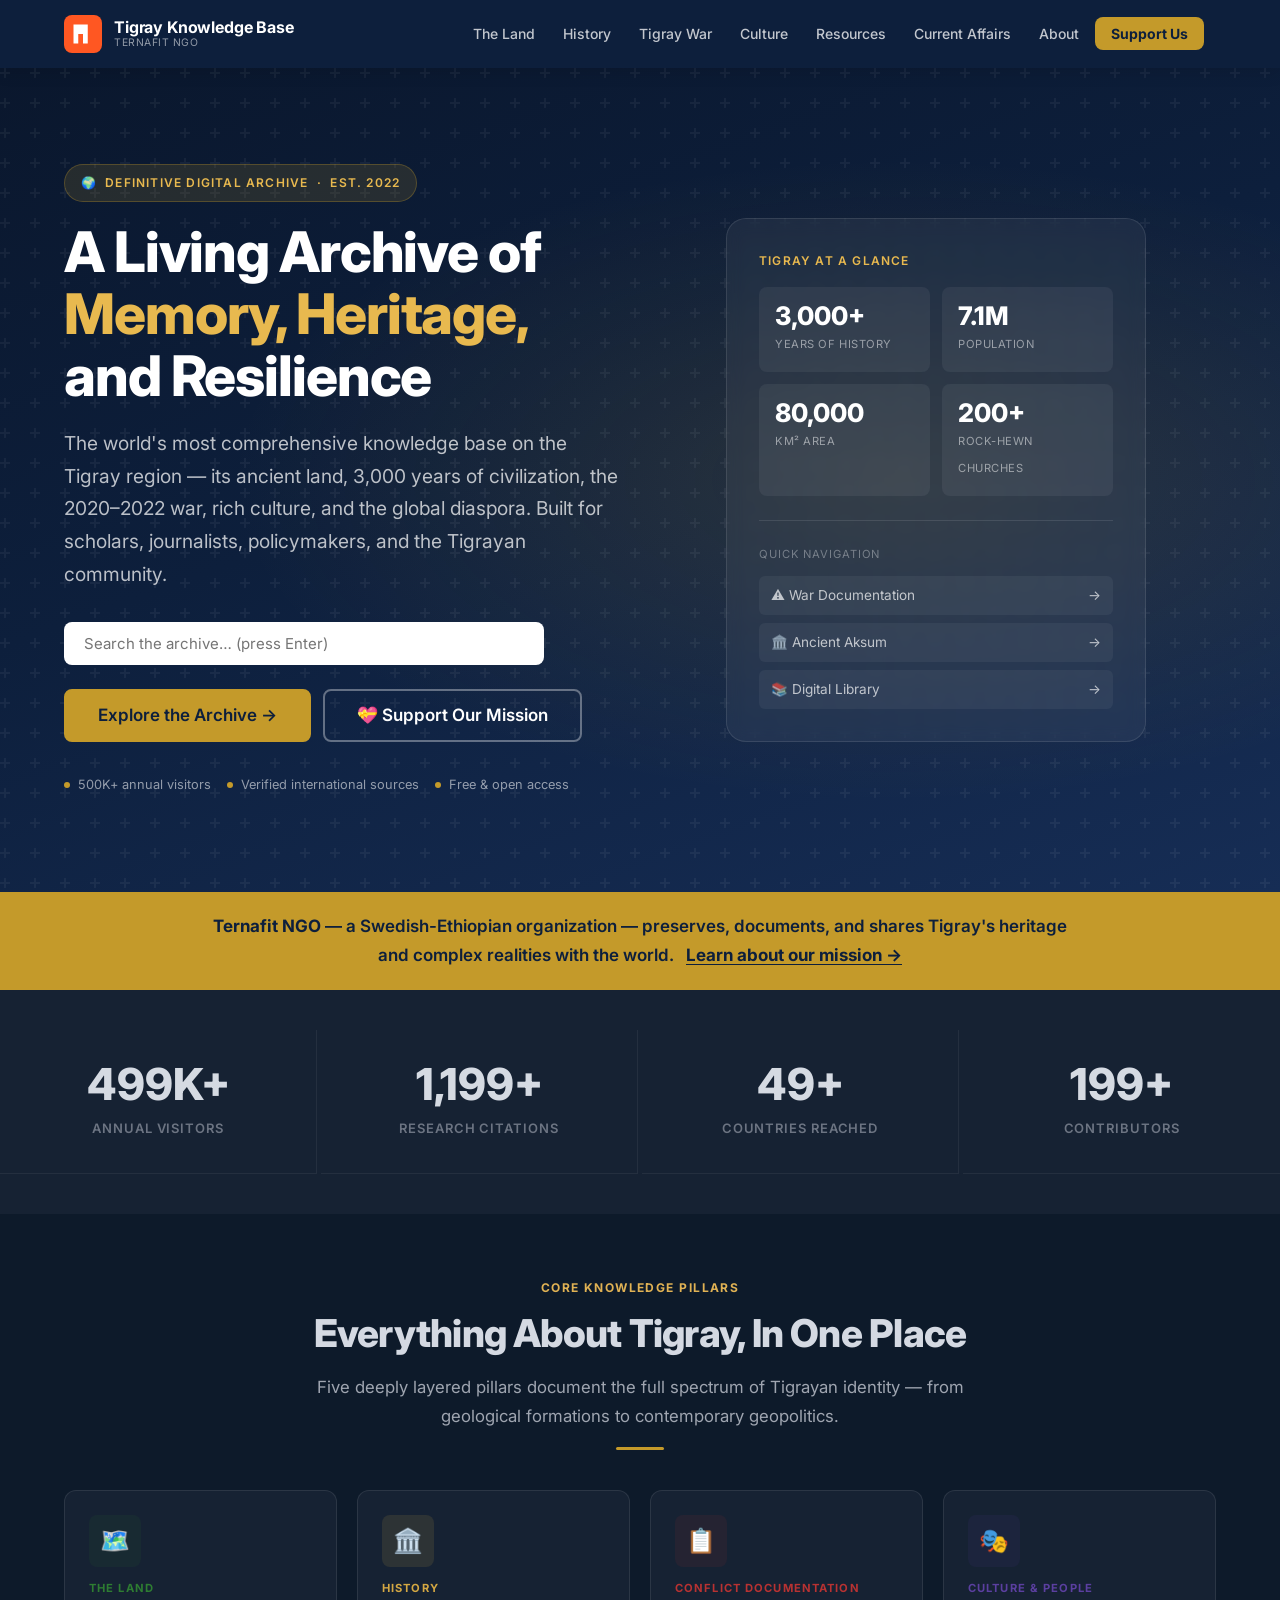
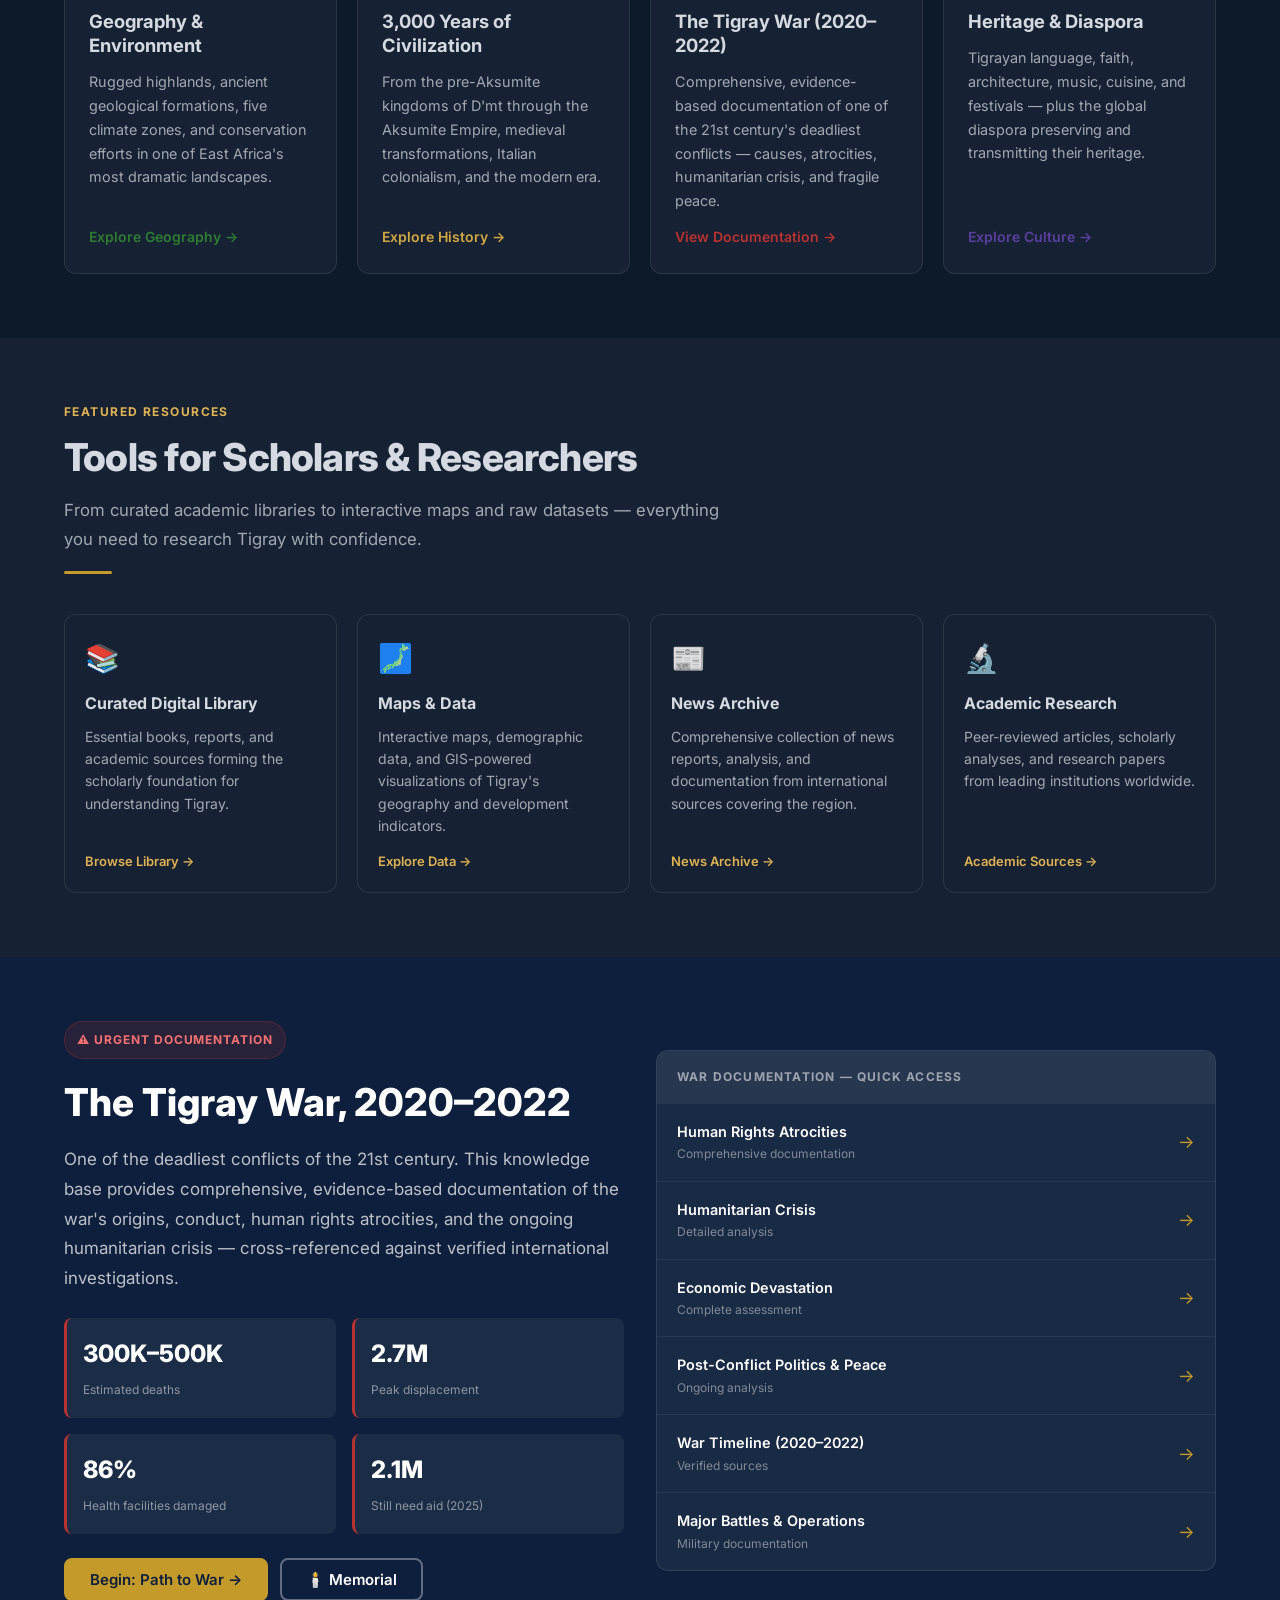
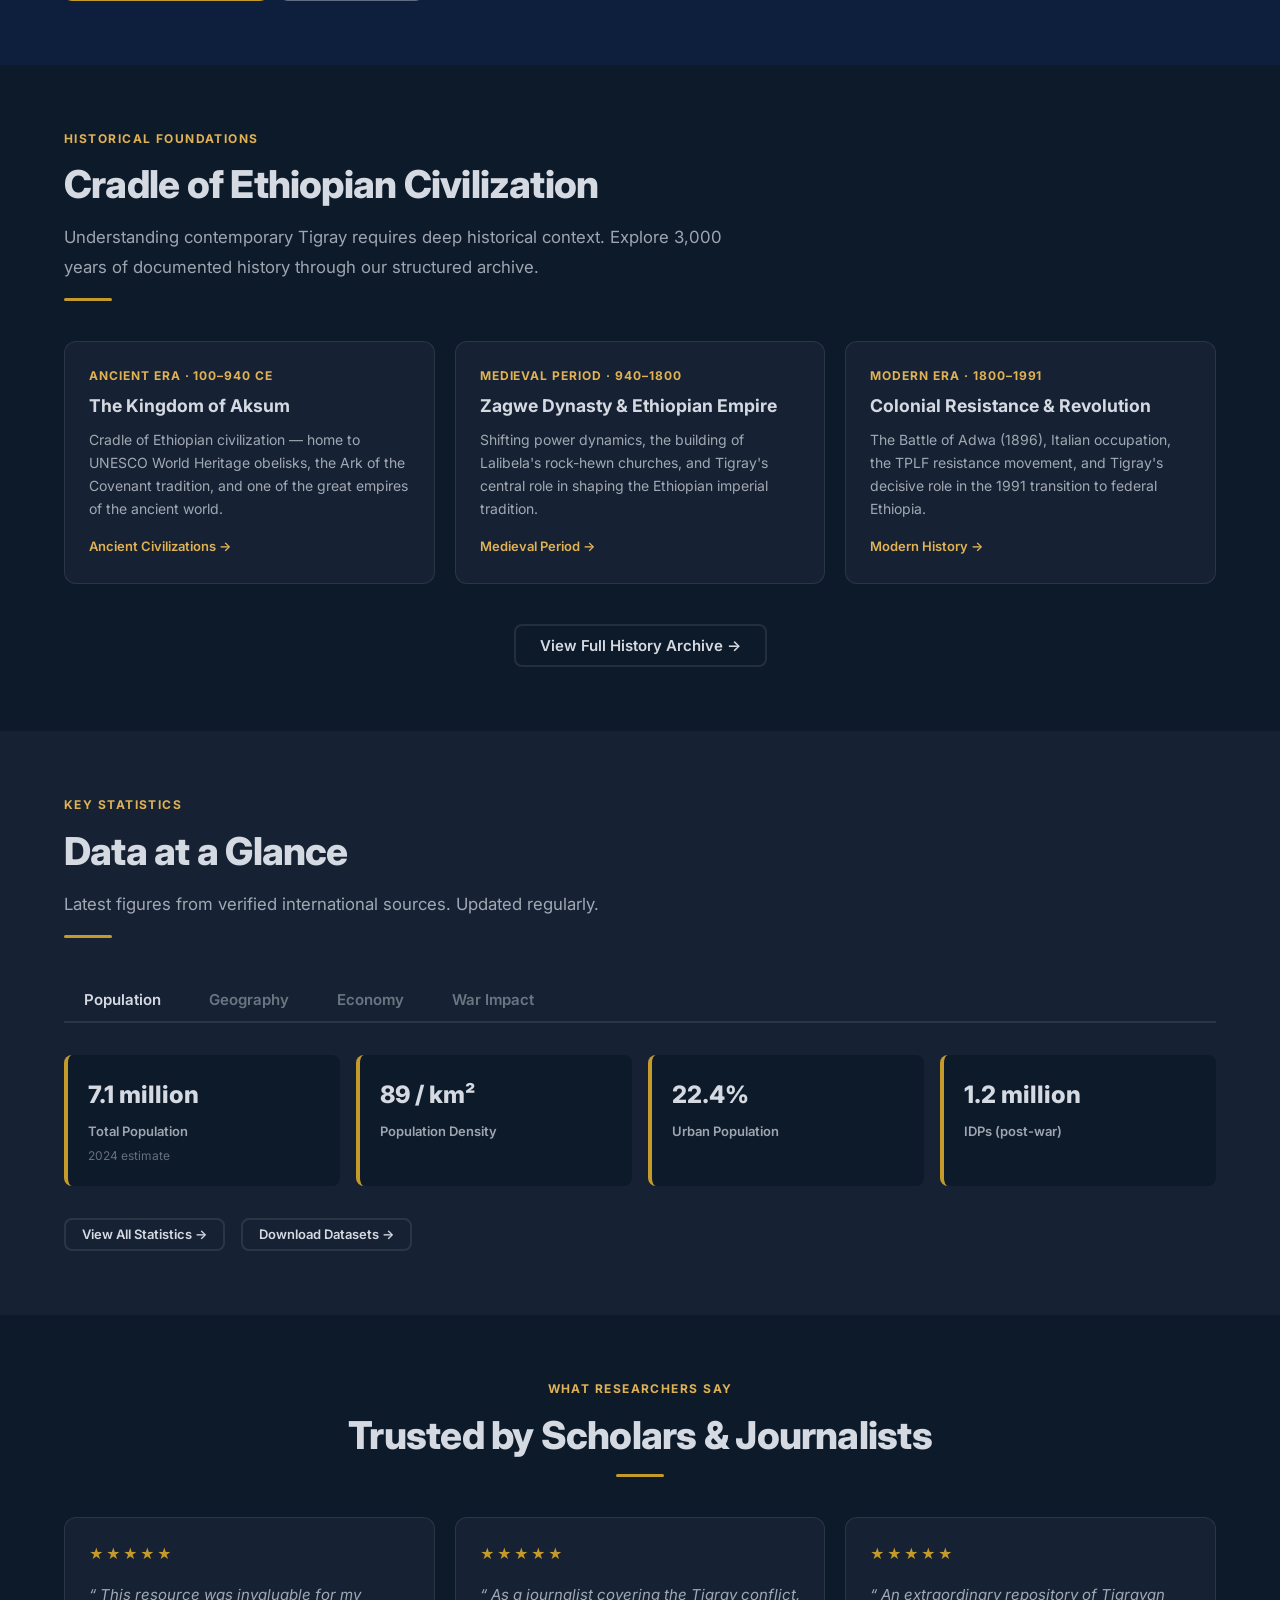
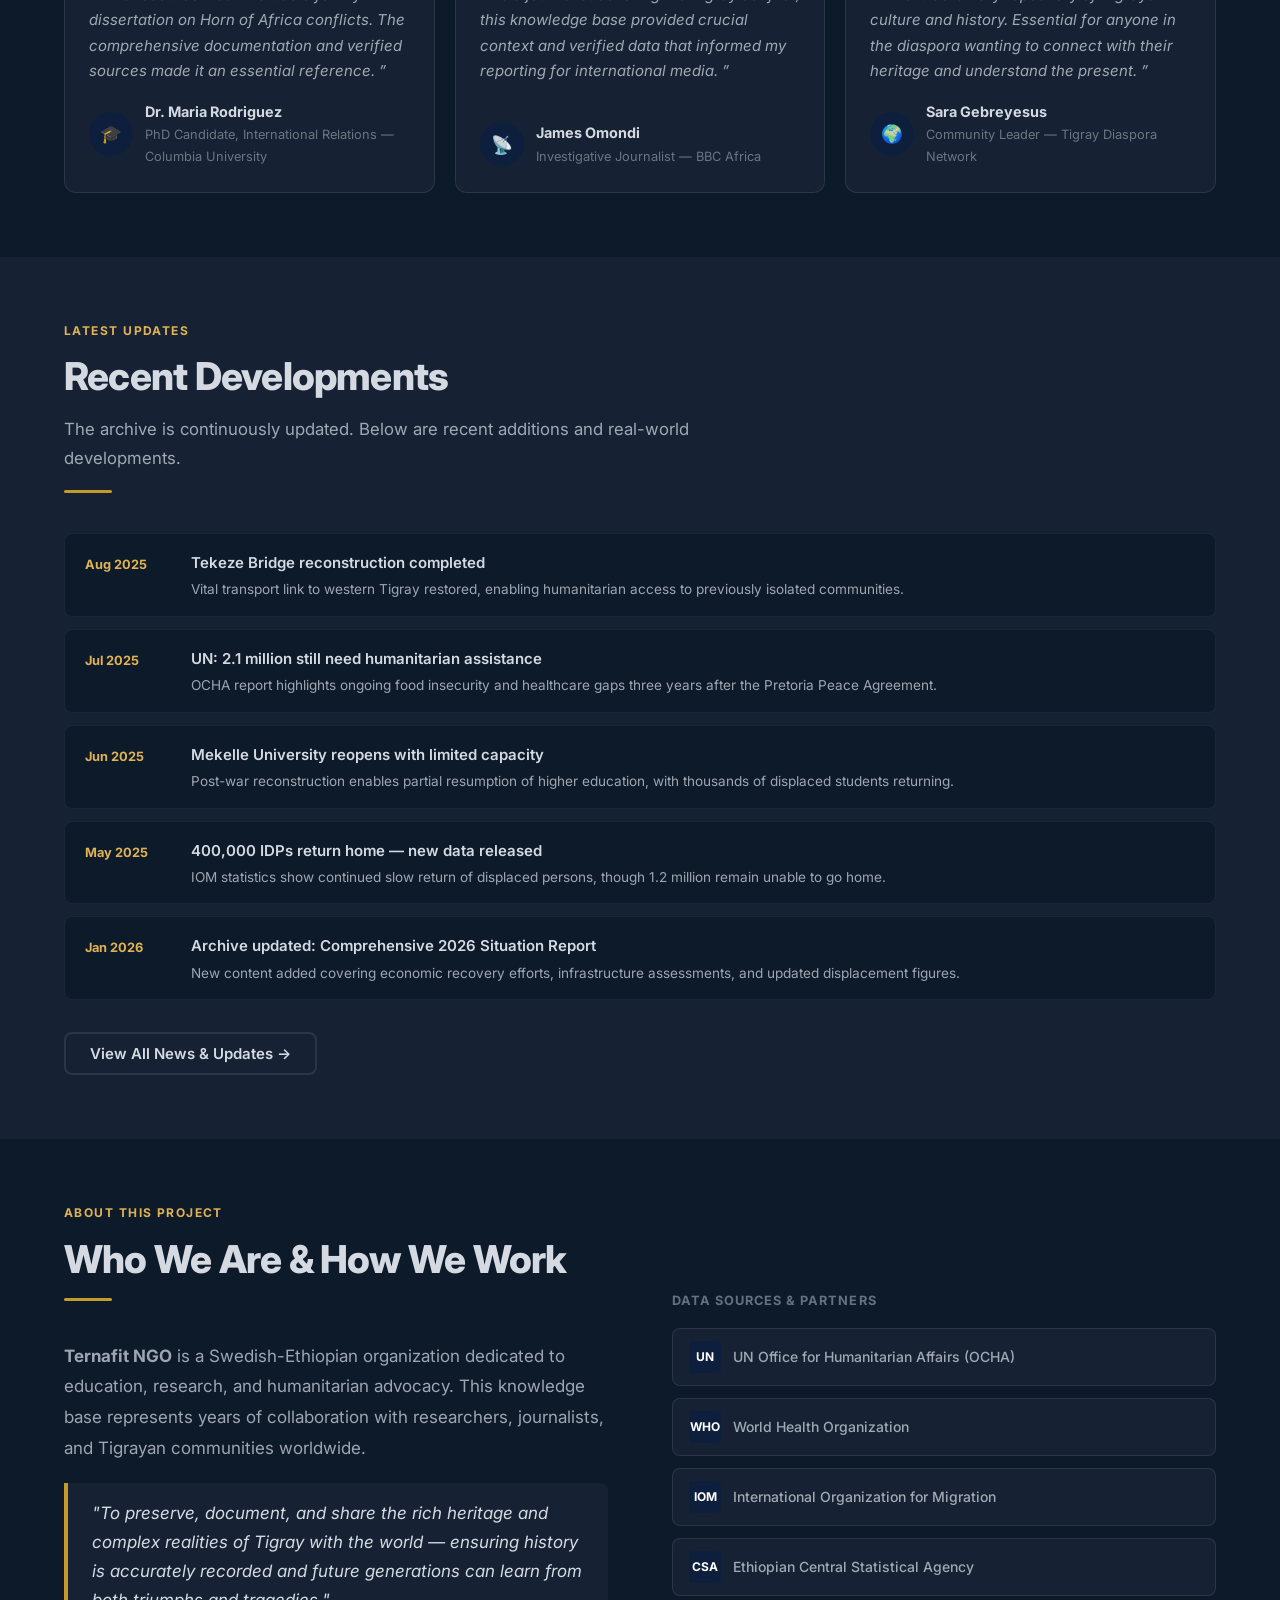
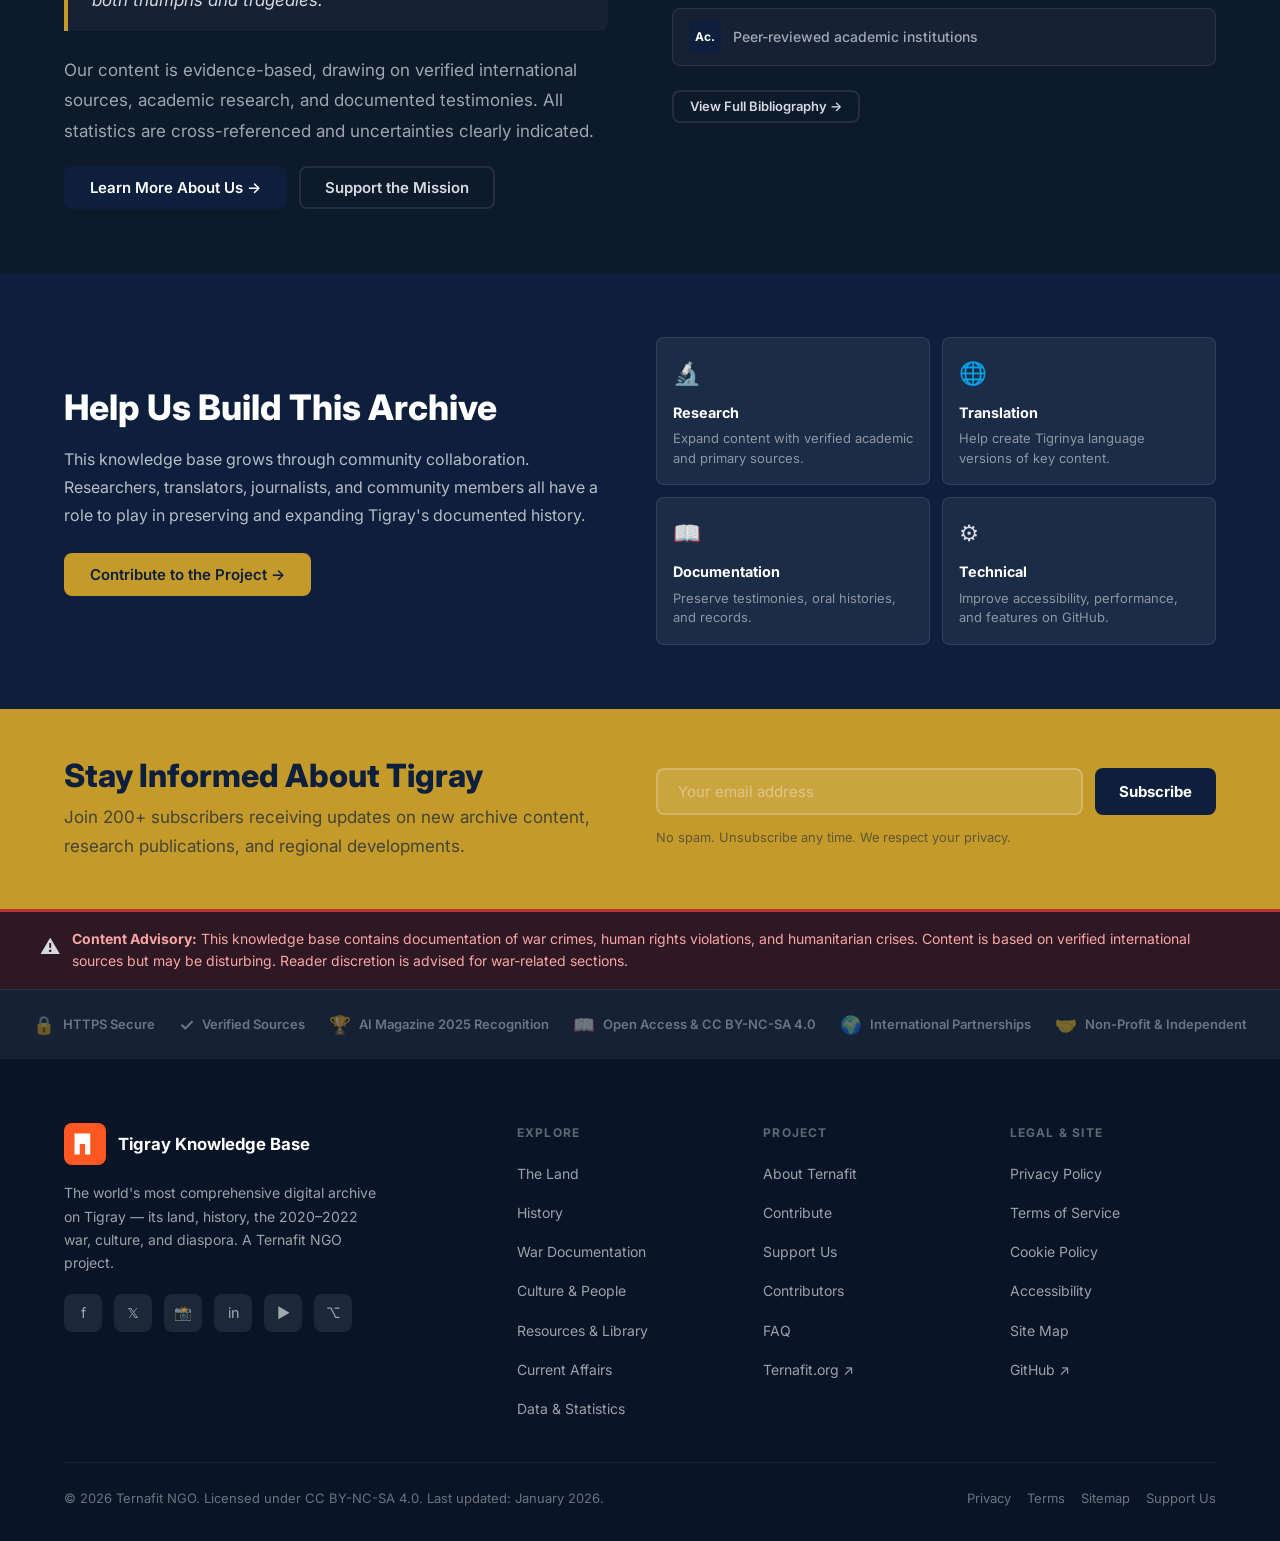
<file: redesign/index.html>
<!DOCTYPE html>
<html lang="en" dir="ltr">
<head>
  <meta charset="UTF-8">
  <meta name="viewport" content="width=device-width, initial-scale=1.0">

  <!-- Primary Meta -->
  <title>Tigray Knowledge Base — Ternafit | Comprehensive Archive of Tigray, Ethiopia</title>
  <meta name="description" content="The world's most comprehensive digital archive documenting Tigray's land, 3,000 years of history, the 2020–2022 war, culture, and diaspora. Built for scholars, journalists, and the global community.">
  <meta name="author" content="Ternafit NGO">
  <meta name="keywords" content="Tigray, Ethiopia, Tigray War, Aksumite Empire, Tigrayan culture, Horn of Africa, conflict documentation, humanitarian crisis">

  <!-- Canonical & Alternates -->
  <link rel="canonical" href="https://tigray.ternafit.org/">

  <!-- Open Graph -->
  <meta property="og:type"        content="website">
  <meta property="og:url"         content="https://tigray.ternafit.org/">
  <meta property="og:title"       content="Tigray Knowledge Base — Ternafit">
  <meta property="og:description" content="The world's most comprehensive digital archive on Tigray — its land, 3,000-year history, the 2020–2022 war, culture, and diaspora.">
  <meta property="og:image"       content="https://tigray.ternafit.org/assets/images/og-image.jpg">
  <meta property="og:site_name"   content="Tigray Knowledge Base">
  <meta property="og:locale"      content="en_US">

  <!-- Twitter Card -->
  <meta name="twitter:card"        content="summary_large_image">
  <meta name="twitter:site"        content="@infoternafit">
  <meta name="twitter:title"       content="Tigray Knowledge Base — Ternafit">
  <meta name="twitter:description" content="Comprehensive digital archive on Tigray — history, culture, war documentation, and resources.">
  <meta name="twitter:image"       content="https://tigray.ternafit.org/assets/images/og-image.jpg">

  <!-- Favicon -->
  <link rel="icon" type="image/svg+xml" href="https://tigray.ternafit.org/assets/images/favicon.svg">

  <!-- Fonts — preconnect first, then load -->
  <link rel="preconnect" href="https://fonts.googleapis.com">
  <link rel="preconnect" href="https://fonts.gstatic.com" crossorigin>
  <link rel="stylesheet" href="https://fonts.googleapis.com/css2?family=Inter:wght@400;500;600;700;800&display=swap">

  <!-- Stylesheet -->
  <link rel="stylesheet" href="styles.css">

  <!-- Critical inline CSS for above-the-fold rendering -->
  <style>
    body { visibility: visible; }
    .hero { min-height: 100vh; }
    @media (min-width: 1024px) { .hero { min-height: 85vh; } }
  </style>

  <!-- Structured Data -->
  <script type="application/ld+json">
  {
    "@context": "https://schema.org",
    "@type": "WebSite",
    "name": "Tigray Knowledge Base — Ternafit",
    "url": "https://tigray.ternafit.org",
    "description": "The world's most comprehensive digital archive documenting Tigray's land, history, war, culture, and diaspora.",
    "publisher": {
      "@type": "NGO",
      "name": "Ternafit NGO",
      "url": "https://ternafit.org",
      "foundingLocation": "Sweden"
    },
    "potentialAction": {
      "@type": "SearchAction",
      "target": "https://tigray.ternafit.org/search/?q={search_term_string}",
      "query-input": "required name=search_term_string"
    }
  }
  </script>
</head>

<body>

  <!-- ── SKIP LINK ─────────────────────────────────────────── -->
  <a href="#main-content" class="skip-link">Skip to main content</a>

  <!-- ── NAVIGATION ─────────────────────────────────────────── -->
  <nav class="nav" role="navigation" aria-label="Main navigation">
    <div class="container">
      <div class="nav__inner">

        <!-- Brand / logo -->
        <a href="https://tigray.ternafit.org/" class="nav__brand" aria-label="Tigray Knowledge Base — Home">
          <img src="/assets/images/logo-icon.svg" alt="" class="nav__brand-icon" aria-hidden="true" width="38" height="38">
          <div class="nav__brand-text">
            <span class="nav__brand-name">Tigray Knowledge Base</span>
            <span class="nav__brand-tagline">Ternafit NGO</span>
          </div>
        </a>

        <!-- Desktop nav links — centered -->
        <ul class="nav__menu" id="nav-menu" role="list">
          <li><a href="https://tigray.ternafit.org/land/geography-topography/" class="nav__link">The Land</a></li>
          <li><a href="https://tigray.ternafit.org/history/ancient-tigray/" class="nav__link">History</a></li>
          <li><a href="https://tigray.ternafit.org/war/path-to-war/" class="nav__link">Tigray&nbsp;War</a></li>
          <li><a href="https://tigray.ternafit.org/culture/tigrayan-people/" class="nav__link">Culture</a></li>
          <li><a href="https://tigray.ternafit.org/resources/digital-library/" class="nav__link">Resources</a></li>
          <li><a href="https://tigray.ternafit.org/07-current-affairs/" class="nav__link">Current&nbsp;Affairs</a></li>
          <li><a href="https://tigray.ternafit.org/about/" class="nav__link">About</a></li>
          <li><a href="https://tigray.ternafit.org/support/" class="nav__link nav__cta">Support&nbsp;Us</a></li>
        </ul>

        <!-- Right-side controls: mobile hamburger
             NOTE: colour-mode toggle lives on the MkDocs Material pages.
             The redesigned landing page is intentionally dark-first. -->
        <div class="nav__controls">
          <button class="nav__toggle" aria-label="Open navigation menu" aria-expanded="false" aria-controls="nav-menu">
            <span class="nav__hamburger" aria-hidden="true"></span>
          </button>
        </div>

      </div>
    </div>
  </nav>

  <!-- ── HERO ───────────────────────────────────────────────── -->
  <header class="hero" id="main-content" role="banner">
    <div class="hero__bg" aria-hidden="true"></div>
    <div class="hero__pattern" aria-hidden="true"></div>

    <div class="hero__inner">
      <div class="hero__content">
        <div class="hero__eyebrow" aria-label="Category">
          <span>🌍</span>
          Definitive Digital Archive &nbsp;·&nbsp; Est. 2022
        </div>

        <h1 class="hero__title">
          A Living Archive of<br>
          <em>Memory, Heritage,</em><br>
          and Resilience
        </h1>

        <p class="hero__subtitle">
          The world's most comprehensive knowledge base on the Tigray region — its ancient land, 3,000 years of civilization, the 2020–2022 war, rich culture, and the global diaspora. Built for scholars, journalists, policymakers, and the Tigrayan community.
        </p>

        <!-- Hero search bar -->
        <div style="display:flex;gap:.75rem;margin-bottom:1.5rem;max-width:480px;">
          <input
            id="hero-search"
            type="search"
            placeholder="Search the archive… (press Enter)"
            aria-label="Search the Tigray Knowledge Base"
            style="flex:1;padding:.75rem 1.25rem;border-radius:8px;border:none;font-family:inherit;font-size:.9375rem;outline:none;color:#0d1f3c;"
          >
        </div>

        <div class="hero__actions">
          <a href="https://tigray.ternafit.org/land/geography-topography/" class="btn btn--primary btn--lg">
            Explore the Archive →
          </a>
          <a href="https://tigray.ternafit.org/support/" class="btn btn--outline btn--lg">
            💝 Support Our Mission
          </a>
        </div>

        <div class="hero__badges">
          <span class="hero__badge">
            <span class="hero__badge-dot" aria-hidden="true"></span>
            500K+ annual visitors
          </span>
          <span class="hero__badge">
            <span class="hero__badge-dot" aria-hidden="true"></span>
            Verified international sources
          </span>
          <span class="hero__badge">
            <span class="hero__badge-dot" aria-hidden="true"></span>
            Free &amp; open access
          </span>
        </div>
      </div>

      <div class="hero__visual" aria-hidden="true">
        <div class="hero__map-card">
          <p class="hero__map-title">Tigray at a glance</p>
          <div class="hero__stat-row">
            <div class="hero__stat">
              <span class="hero__stat-num">3,000+</span>
              <span class="hero__stat-lbl">Years of History</span>
            </div>
            <div class="hero__stat">
              <span class="hero__stat-num">7.1M</span>
              <span class="hero__stat-lbl">Population</span>
            </div>
            <div class="hero__stat">
              <span class="hero__stat-num">80,000</span>
              <span class="hero__stat-lbl">km² Area</span>
            </div>
            <div class="hero__stat">
              <span class="hero__stat-num">200+</span>
              <span class="hero__stat-lbl">Rock-hewn Churches</span>
            </div>
          </div>
          <div style="margin-top:1.5rem;padding-top:1.5rem;border-top:1px solid rgba(255,255,255,0.1);">
            <p style="font-size:.7rem;color:rgba(255,255,255,.35);text-transform:uppercase;letter-spacing:.08em;margin-bottom:.75rem;">Quick navigation</p>
            <div style="display:flex;flex-direction:column;gap:.5rem;">
              <a href="https://tigray.ternafit.org/war/path-to-war/" style="display:flex;justify-content:space-between;font-size:.85rem;color:rgba(255,255,255,.7);text-decoration:none;padding:.5rem .75rem;background:rgba(255,255,255,.05);border-radius:6px;">
                <span>⚠️ War Documentation</span><span>→</span>
              </a>
              <a href="https://tigray.ternafit.org/history/ancient-tigray/" style="display:flex;justify-content:space-between;font-size:.85rem;color:rgba(255,255,255,.7);text-decoration:none;padding:.5rem .75rem;background:rgba(255,255,255,.05);border-radius:6px;">
                <span>🏛️ Ancient Aksum</span><span>→</span>
              </a>
              <a href="https://tigray.ternafit.org/resources/digital-library/" style="display:flex;justify-content:space-between;font-size:.85rem;color:rgba(255,255,255,.7);text-decoration:none;padding:.5rem .75rem;background:rgba(255,255,255,.05);border-radius:6px;">
                <span>📚 Digital Library</span><span>→</span>
              </a>
            </div>
          </div>
        </div>
      </div>
    </div>
  </header>

  <main>

    <!-- ── MISSION STRIP ──────────────────────────────────── -->
    <div class="mission-strip" role="complementary" aria-label="Mission statement">
      <p class="mission-strip__text">
        <strong>Ternafit NGO</strong> — a Swedish-Ethiopian organization — preserves, documents, and shares Tigray's heritage and complex realities with the world. &nbsp;
        <a href="https://tigray.ternafit.org/about/">Learn about our mission →</a>
      </p>
    </div>

    <!-- ── IMPACT STATS ───────────────────────────────────── -->
    <section class="stats section--tight" aria-labelledby="stats-heading">
      <h2 id="stats-heading" class="visually-hidden">Our impact in numbers</h2>
      <div class="stats__grid">
        <div class="stats__card fade-in">
          <span class="stats__number" data-target="500K+" aria-label="500,000 plus">500K+</span>
          <span class="stats__label">Annual Visitors</span>
        </div>
        <div class="stats__card fade-in">
          <span class="stats__number" data-target="1200+" aria-label="1,200 plus">1,200+</span>
          <span class="stats__label">Research Citations</span>
        </div>
        <div class="stats__card fade-in">
          <span class="stats__number" data-target="50+" aria-label="50 plus">50+</span>
          <span class="stats__label">Countries Reached</span>
        </div>
        <div class="stats__card fade-in">
          <span class="stats__number" data-target="200+" aria-label="200 plus">200+</span>
          <span class="stats__label">Contributors</span>
        </div>
      </div>
    </section>

    <!-- ── CORE KNOWLEDGE PILLARS ─────────────────────────── -->
    <section class="pillars section" id="pillars" aria-labelledby="pillars-heading">
      <div class="container">
        <header class="section-header section-header--center">
          <p class="section-header__eyebrow">Core Knowledge Pillars</p>
          <h2 id="pillars-heading" class="section-header__title">Everything About Tigray, In One Place</h2>
          <p class="section-header__body">
            Five deeply layered pillars document the full spectrum of Tigrayan identity — from geological formations to contemporary geopolitics.
          </p>
          <div class="section-header__divider" aria-hidden="true"></div>
        </header>

        <div class="pillars__grid">

          <a href="https://tigray.ternafit.org/land/geography-topography/" class="pillar-card pillar-card--land fade-in" aria-label="Explore The Land section">
            <div class="pillar-card__icon" aria-hidden="true">🗺️</div>
            <span class="pillar-card__tag">The Land</span>
            <h3 class="pillar-card__title">Geography &amp; Environment</h3>
            <p class="pillar-card__body">
              Rugged highlands, ancient geological formations, five climate zones, and conservation efforts in one of East Africa's most dramatic landscapes.
            </p>
            <span class="pillar-card__link">Explore Geography →</span>
          </a>

          <a href="https://tigray.ternafit.org/history/ancient-tigray/" class="pillar-card pillar-card--history fade-in" aria-label="Explore History section">
            <div class="pillar-card__icon" aria-hidden="true">🏛️</div>
            <span class="pillar-card__tag">History</span>
            <h3 class="pillar-card__title">3,000 Years of Civilization</h3>
            <p class="pillar-card__body">
              From the pre-Aksumite kingdoms of D'mt through the Aksumite Empire, medieval transformations, Italian colonialism, and the modern era.
            </p>
            <span class="pillar-card__link">Explore History →</span>
          </a>

          <a href="https://tigray.ternafit.org/war/path-to-war/" class="pillar-card pillar-card--war fade-in" aria-label="Explore War Documentation section">
            <div class="pillar-card__icon" aria-hidden="true">📋</div>
            <span class="pillar-card__tag">Conflict Documentation</span>
            <h3 class="pillar-card__title">The Tigray War (2020–2022)</h3>
            <p class="pillar-card__body">
              Comprehensive, evidence-based documentation of one of the 21st century's deadliest conflicts — causes, atrocities, humanitarian crisis, and fragile peace.
            </p>
            <span class="pillar-card__link">View Documentation →</span>
          </a>

          <a href="https://tigray.ternafit.org/culture/tigrayan-people/" class="pillar-card pillar-card--culture fade-in" aria-label="Explore Culture section">
            <div class="pillar-card__icon" aria-hidden="true">🎭</div>
            <span class="pillar-card__tag">Culture &amp; People</span>
            <h3 class="pillar-card__title">Heritage &amp; Diaspora</h3>
            <p class="pillar-card__body">
              Tigrayan language, faith, architecture, music, cuisine, and festivals — plus the global diaspora preserving and transmitting their heritage.
            </p>
            <span class="pillar-card__link">Explore Culture →</span>
          </a>

        </div>
      </div>
    </section>

    <!-- ── FEATURED RESOURCES ────────────────────────────── -->
    <section class="resources section" id="resources" aria-labelledby="resources-heading">
      <div class="container">
        <header class="section-header">
          <p class="section-header__eyebrow">Featured Resources</p>
          <h2 id="resources-heading" class="section-header__title">Tools for Scholars &amp; Researchers</h2>
          <p class="section-header__body">
            From curated academic libraries to interactive maps and raw datasets — everything you need to research Tigray with confidence.
          </p>
          <div class="section-header__divider" aria-hidden="true"></div>
        </header>

        <div class="resources__grid">
          <a href="https://tigray.ternafit.org/resources/digital-library/" class="resource-card fade-in" aria-label="Browse Digital Library">
            <span class="resource-card__icon" aria-hidden="true">📚</span>
            <h3 class="resource-card__title">Curated Digital Library</h3>
            <p class="resource-card__body">Essential books, reports, and academic sources forming the scholarly foundation for understanding Tigray.</p>
            <span class="resource-card__cta">Browse Library →</span>
          </a>

          <a href="https://tigray.ternafit.org/demographics/" class="resource-card fade-in" aria-label="Explore Interactive Maps and Data">
            <span class="resource-card__icon" aria-hidden="true">🗾</span>
            <h3 class="resource-card__title">Maps &amp; Data</h3>
            <p class="resource-card__body">Interactive maps, demographic data, and GIS-powered visualizations of Tigray's geography and development indicators.</p>
            <span class="resource-card__cta">Explore Data →</span>
          </a>

          <a href="https://tigray.ternafit.org/07-current-affairs/" class="resource-card fade-in" aria-label="Access News Archive">
            <span class="resource-card__icon" aria-hidden="true">📰</span>
            <h3 class="resource-card__title">News Archive</h3>
            <p class="resource-card__body">Comprehensive collection of news reports, analysis, and documentation from international sources covering the region.</p>
            <span class="resource-card__cta">News Archive →</span>
          </a>

          <a href="https://tigray.ternafit.org/resources/digital-library/" class="resource-card fade-in" aria-label="View Academic Research">
            <span class="resource-card__icon" aria-hidden="true">🔬</span>
            <h3 class="resource-card__title">Academic Research</h3>
            <p class="resource-card__body">Peer-reviewed articles, scholarly analyses, and research papers from leading institutions worldwide.</p>
            <span class="resource-card__cta">Academic Sources →</span>
          </a>
        </div>
      </div>
    </section>

    <!-- ── WAR / MEMORIAL SECTION ─────────────────────────── -->
    <section class="memorial" id="war" aria-labelledby="memorial-heading">
      <div class="container">
        <div class="memorial__inner">

          <div class="memorial__content">
            <div class="memorial__eyebrow" aria-label="Warning: sensitive content">
              ⚠️ Urgent Documentation
            </div>

            <h2 id="memorial-heading" class="memorial__title">
              The Tigray War, 2020–2022
            </h2>

            <p class="memorial__body">
              One of the deadliest conflicts of the 21st century. This knowledge base provides comprehensive, evidence-based documentation of the war's origins, conduct, human rights atrocities, and the ongoing humanitarian crisis — cross-referenced against verified international investigations.
            </p>

            <div class="memorial__stats" aria-label="War impact statistics">
              <div class="memorial__stat">
                <span class="memorial__stat-num">300K–500K</span>
                <span class="memorial__stat-lbl">Estimated deaths</span>
              </div>
              <div class="memorial__stat">
                <span class="memorial__stat-num">2.7M</span>
                <span class="memorial__stat-lbl">Peak displacement</span>
              </div>
              <div class="memorial__stat">
                <span class="memorial__stat-num">86%</span>
                <span class="memorial__stat-lbl">Health facilities damaged</span>
              </div>
              <div class="memorial__stat">
                <span class="memorial__stat-num">2.1M</span>
                <span class="memorial__stat-lbl">Still need aid (2025)</span>
              </div>
            </div>

            <div class="memorial__links">
              <a href="https://tigray.ternafit.org/war/path-to-war/" class="btn btn--primary">Begin: Path to War →</a>
              <a href="https://tigray.ternafit.org/war/path-to-war/" class="btn btn--outline">🕯️ Memorial</a>
            </div>
          </div>

          <div class="memorial__quick-access" aria-label="Quick access to war documentation">
            <div class="memorial__qa-head">War Documentation — Quick Access</div>

            <a href="https://tigray.ternafit.org/war/human-rights-atrocities/" class="memorial__qa-item" aria-label="Human Rights Atrocities documentation">
              <div>
                <div class="memorial__qa-topic">Human Rights Atrocities</div>
                <div class="memorial__qa-status">Comprehensive documentation</div>
              </div>
              <span class="memorial__qa-arrow" aria-hidden="true">→</span>
            </a>

            <a href="https://tigray.ternafit.org/war/humanitarian-crisis/" class="memorial__qa-item" aria-label="Humanitarian Crisis documentation">
              <div>
                <div class="memorial__qa-topic">Humanitarian Crisis</div>
                <div class="memorial__qa-status">Detailed analysis</div>
              </div>
              <span class="memorial__qa-arrow" aria-hidden="true">→</span>
            </a>

            <a href="https://tigray.ternafit.org/war/economic-devastation/" class="memorial__qa-item" aria-label="Economic Devastation documentation">
              <div>
                <div class="memorial__qa-topic">Economic Devastation</div>
                <div class="memorial__qa-status">Complete assessment</div>
              </div>
              <span class="memorial__qa-arrow" aria-hidden="true">→</span>
            </a>

            <a href="https://tigray.ternafit.org/war/fragile-peace/" class="memorial__qa-item" aria-label="Post-Conflict Politics documentation">
              <div>
                <div class="memorial__qa-topic">Post-Conflict Politics &amp; Peace</div>
                <div class="memorial__qa-status">Ongoing analysis</div>
              </div>
              <span class="memorial__qa-arrow" aria-hidden="true">→</span>
            </a>

            <a href="https://tigray.ternafit.org/war/timeline/" class="memorial__qa-item" aria-label="War Timeline">
              <div>
                <div class="memorial__qa-topic">War Timeline (2020–2022)</div>
                <div class="memorial__qa-status">Verified sources</div>
              </div>
              <span class="memorial__qa-arrow" aria-hidden="true">→</span>
            </a>

            <a href="https://tigray.ternafit.org/war/conflict-overview/" class="memorial__qa-item" aria-label="Major Battles documentation">
              <div>
                <div class="memorial__qa-topic">Major Battles &amp; Operations</div>
                <div class="memorial__qa-status">Military documentation</div>
              </div>
              <span class="memorial__qa-arrow" aria-hidden="true">→</span>
            </a>
          </div>

        </div>
      </div>
    </section>

    <!-- ── HISTORICAL FOUNDATIONS ─────────────────────────── -->
    <section class="history section" id="history" aria-labelledby="history-heading">
      <div class="container">
        <header class="section-header">
          <p class="section-header__eyebrow">Historical Foundations</p>
          <h2 id="history-heading" class="section-header__title">Cradle of Ethiopian Civilization</h2>
          <p class="section-header__body">
            Understanding contemporary Tigray requires deep historical context. Explore 3,000 years of documented history through our structured archive.
          </p>
          <div class="section-header__divider" aria-hidden="true"></div>
        </header>

        <div class="history__grid">
          <a href="https://tigray.ternafit.org/history/ancient-tigray/" class="history-card fade-in" aria-label="Ancient Aksum history">
            <div class="history-card__era">Ancient Era · 100–940 CE</div>
            <h3 class="history-card__title">The Kingdom of Aksum</h3>
            <p class="history-card__body">
              Cradle of Ethiopian civilization — home to UNESCO World Heritage obelisks, the Ark of the Covenant tradition, and one of the great empires of the ancient world.
            </p>
            <span class="history-card__link">Ancient Civilizations →</span>
          </a>

          <a href="https://tigray.ternafit.org/history/ancient-tigray/" class="history-card fade-in" aria-label="Medieval period history">
            <div class="history-card__era">Medieval Period · 940–1800</div>
            <h3 class="history-card__title">Zagwe Dynasty &amp; Ethiopian Empire</h3>
            <p class="history-card__body">
              Shifting power dynamics, the building of Lalibela's rock-hewn churches, and Tigray's central role in shaping the Ethiopian imperial tradition.
            </p>
            <span class="history-card__link">Medieval Period →</span>
          </a>

          <a href="https://tigray.ternafit.org/history/ancient-tigray/" class="history-card fade-in" aria-label="Modern history">
            <div class="history-card__era">Modern Era · 1800–1991</div>
            <h3 class="history-card__title">Colonial Resistance &amp; Revolution</h3>
            <p class="history-card__body">
              The Battle of Adwa (1896), Italian occupation, the TPLF resistance movement, and Tigray's decisive role in the 1991 transition to federal Ethiopia.
            </p>
            <span class="history-card__link">Modern History →</span>
          </a>
        </div>

        <div style="text-align:center;margin-top:2.5rem;">
          <a href="https://tigray.ternafit.org/history/ancient-tigray/" class="btn btn--ghost">View Full History Archive →</a>
        </div>
      </div>
    </section>

    <!-- ── KEY STATISTICS ─────────────────────────────────── -->
    <section class="key-stats section" id="statistics" aria-labelledby="key-stats-heading">
      <div class="container">
        <header class="section-header">
          <p class="section-header__eyebrow">Key Statistics</p>
          <h2 id="key-stats-heading" class="section-header__title">Data at a Glance</h2>
          <p class="section-header__body">Latest figures from verified international sources. Updated regularly.</p>
          <div class="section-header__divider" aria-hidden="true"></div>
        </header>

        <div class="key-stats__tabs" role="tablist" aria-label="Statistics categories">
          <button class="key-stats__tab active" data-tab="tab-population" role="tab" aria-selected="true" aria-controls="tab-population" id="btn-population">Population</button>
          <button class="key-stats__tab" data-tab="tab-geography" role="tab" aria-selected="false" aria-controls="tab-geography" id="btn-geography">Geography</button>
          <button class="key-stats__tab" data-tab="tab-economy" role="tab" aria-selected="false" aria-controls="tab-economy" id="btn-economy">Economy</button>
          <button class="key-stats__tab" data-tab="tab-war" role="tab" aria-selected="false" aria-controls="tab-war" id="btn-war">War Impact</button>
        </div>

        <div id="tab-population" class="key-stats__panel active" role="tabpanel" aria-labelledby="btn-population">
          <div class="key-stat-item">
            <span class="key-stat-item__value">7.1 million</span>
            <div class="key-stat-item__label">Total Population</div>
            <div class="key-stat-item__note">2024 estimate</div>
          </div>
          <div class="key-stat-item">
            <span class="key-stat-item__value">89 / km²</span>
            <div class="key-stat-item__label">Population Density</div>
          </div>
          <div class="key-stat-item">
            <span class="key-stat-item__value">22.4%</span>
            <div class="key-stat-item__label">Urban Population</div>
          </div>
          <div class="key-stat-item">
            <span class="key-stat-item__value">1.2 million</span>
            <div class="key-stat-item__label">IDPs (post-war)</div>
          </div>
        </div>

        <div id="tab-geography" class="key-stats__panel" role="tabpanel" aria-labelledby="btn-geography" hidden>
          <div class="key-stat-item">
            <span class="key-stat-item__value">80,000 km²</span>
            <div class="key-stat-item__label">Total Area</div>
            <div class="key-stat-item__note">~31,000 sq miles</div>
          </div>
          <div class="key-stat-item">
            <span class="key-stat-item__value">4,550 m</span>
            <div class="key-stat-item__label">Highest Point (Ras Dashan)</div>
          </div>
          <div class="key-stat-item">
            <span class="key-stat-item__value">5</span>
            <div class="key-stat-item__label">Distinct Climate Zones</div>
          </div>
          <div class="key-stat-item">
            <span class="key-stat-item__value">7 zones, 35 woredas</span>
            <div class="key-stat-item__label">Administrative Divisions</div>
          </div>
        </div>

        <div id="tab-economy" class="key-stats__panel" role="tabpanel" aria-labelledby="btn-economy" hidden>
          <div class="key-stat-item">
            <span class="key-stat-item__value">$3.2 billion</span>
            <div class="key-stat-item__label">Regional GDP</div>
            <div class="key-stat-item__note">2024 estimate</div>
          </div>
          <div class="key-stat-item">
            <span class="key-stat-item__value">Sesame, Livestock, Gold</span>
            <div class="key-stat-item__label">Main Exports</div>
          </div>
          <div class="key-stat-item">
            <span class="key-stat-item__value">45%</span>
            <div class="key-stat-item__label">Agriculture Share of Economy</div>
          </div>
          <div class="key-stat-item">
            <span class="key-stat-item__value">23%</span>
            <div class="key-stat-item__label">Unemployment Rate (post-war)</div>
          </div>
        </div>

        <div id="tab-war" class="key-stats__panel" role="tabpanel" aria-labelledby="btn-war" hidden>
          <div class="key-stat-item">
            <span class="key-stat-item__value">300K–500K</span>
            <div class="key-stat-item__label">Estimated Deaths</div>
            <div class="key-stat-item__note">Including conflict-related mortality</div>
          </div>
          <div class="key-stat-item">
            <span class="key-stat-item__value">2.7 million</span>
            <div class="key-stat-item__label">Peak Displacement</div>
          </div>
          <div class="key-stat-item">
            <span class="key-stat-item__value">86%</span>
            <div class="key-stat-item__label">Health Facilities Damaged</div>
          </div>
          <div class="key-stat-item">
            <span class="key-stat-item__value">2.1 million</span>
            <div class="key-stat-item__label">Still Require Aid (2025)</div>
          </div>
        </div>

        <div style="margin-top:2rem;display:flex;gap:1rem;flex-wrap:wrap;">
          <a href="https://tigray.ternafit.org/demographics/" class="btn btn--ghost btn--sm">View All Statistics →</a>
          <a href="https://tigray.ternafit.org/08-downloads/" class="btn btn--ghost btn--sm">Download Datasets →</a>
        </div>
      </div>
    </section>

    <!-- ── TESTIMONIALS ───────────────────────────────────── -->
    <section class="testimonials section" id="testimonials" aria-labelledby="testimonials-heading">
      <div class="container">
        <header class="section-header section-header--center">
          <p class="section-header__eyebrow">What Researchers Say</p>
          <h2 id="testimonials-heading" class="section-header__title">Trusted by Scholars &amp; Journalists</h2>
          <div class="section-header__divider" aria-hidden="true"></div>
        </header>

        <div class="testimonials__grid">

          <figure class="testimonial-card fade-in">
            <div class="testimonial-card__stars" aria-label="5 stars">★★★★★</div>
            <blockquote class="testimonial-card__quote">
              This resource was invaluable for my dissertation on Horn of Africa conflicts. The comprehensive documentation and verified sources made it an essential reference.
            </blockquote>
            <figcaption class="testimonial-card__author">
              <div class="testimonial-card__avatar" aria-hidden="true">🎓</div>
              <div>
                <div class="testimonial-card__name">Dr. Maria Rodriguez</div>
                <div class="testimonial-card__role">PhD Candidate, International Relations — Columbia University</div>
              </div>
            </figcaption>
          </figure>

          <figure class="testimonial-card fade-in">
            <div class="testimonial-card__stars" aria-label="5 stars">★★★★★</div>
            <blockquote class="testimonial-card__quote">
              As a journalist covering the Tigray conflict, this knowledge base provided crucial context and verified data that informed my reporting for international media.
            </blockquote>
            <figcaption class="testimonial-card__author">
              <div class="testimonial-card__avatar" aria-hidden="true">📡</div>
              <div>
                <div class="testimonial-card__name">James Omondi</div>
                <div class="testimonial-card__role">Investigative Journalist — BBC Africa</div>
              </div>
            </figcaption>
          </figure>

          <figure class="testimonial-card fade-in">
            <div class="testimonial-card__stars" aria-label="5 stars">★★★★★</div>
            <blockquote class="testimonial-card__quote">
              An extraordinary repository of Tigrayan culture and history. Essential for anyone in the diaspora wanting to connect with their heritage and understand the present.
            </blockquote>
            <figcaption class="testimonial-card__author">
              <div class="testimonial-card__avatar" aria-hidden="true">🌍</div>
              <div>
                <div class="testimonial-card__name">Sara Gebreyesus</div>
                <div class="testimonial-card__role">Community Leader — Tigray Diaspora Network</div>
              </div>
            </figcaption>
          </figure>

        </div>
      </div>
    </section>

    <!-- ── LATEST UPDATES ─────────────────────────────────── -->
    <section class="updates section" id="updates" aria-labelledby="updates-heading">
      <div class="container">
        <header class="section-header">
          <p class="section-header__eyebrow">Latest Updates</p>
          <h2 id="updates-heading" class="section-header__title">Recent Developments</h2>
          <p class="section-header__body">
            The archive is continuously updated. Below are recent additions and real-world developments.
          </p>
          <div class="section-header__divider" aria-hidden="true"></div>
        </header>

        <div class="updates__grid">
          <a href="https://tigray.ternafit.org/07-current-affairs/" class="update-item fade-in">
            <span class="update-item__date">Aug 2025</span>
            <div class="update-item__content">
              <div class="update-item__title">Tekeze Bridge reconstruction completed</div>
              <div class="update-item__body">Vital transport link to western Tigray restored, enabling humanitarian access to previously isolated communities.</div>
            </div>
          </a>

          <a href="https://tigray.ternafit.org/07-current-affairs/" class="update-item fade-in">
            <span class="update-item__date">Jul 2025</span>
            <div class="update-item__content">
              <div class="update-item__title">UN: 2.1 million still need humanitarian assistance</div>
              <div class="update-item__body">OCHA report highlights ongoing food insecurity and healthcare gaps three years after the Pretoria Peace Agreement.</div>
            </div>
          </a>

          <a href="https://tigray.ternafit.org/07-current-affairs/" class="update-item fade-in">
            <span class="update-item__date">Jun 2025</span>
            <div class="update-item__content">
              <div class="update-item__title">Mekelle University reopens with limited capacity</div>
              <div class="update-item__body">Post-war reconstruction enables partial resumption of higher education, with thousands of displaced students returning.</div>
            </div>
          </a>

          <a href="https://tigray.ternafit.org/07-current-affairs/" class="update-item fade-in">
            <span class="update-item__date">May 2025</span>
            <div class="update-item__content">
              <div class="update-item__title">400,000 IDPs return home — new data released</div>
              <div class="update-item__body">IOM statistics show continued slow return of displaced persons, though 1.2 million remain unable to go home.</div>
            </div>
          </a>

          <a href="https://tigray.ternafit.org/war/path-to-war/" class="update-item fade-in">
            <span class="update-item__date">Jan 2026</span>
            <div class="update-item__content">
              <div class="update-item__title">Archive updated: Comprehensive 2026 Situation Report</div>
              <div class="update-item__body">New content added covering economic recovery efforts, infrastructure assessments, and updated displacement figures.</div>
            </div>
          </a>
        </div>

        <div style="margin-top:2rem;">
          <a href="https://tigray.ternafit.org/07-current-affairs/" class="btn btn--ghost">View All News &amp; Updates →</a>
        </div>
      </div>
    </section>

    <!-- ── ABOUT TERNAFIT ─────────────────────────────────── -->
    <section class="about section" id="about" aria-labelledby="about-heading">
      <div class="container">
        <div class="about__inner">

          <div>
            <header class="section-header">
              <p class="section-header__eyebrow">About This Project</p>
              <h2 id="about-heading" class="section-header__title">Who We Are &amp; How We Work</h2>
              <div class="section-header__divider" aria-hidden="true"></div>
            </header>

            <p class="about__body">
              <strong>Ternafit NGO</strong> is a Swedish-Ethiopian organization dedicated to education, research, and humanitarian advocacy. This knowledge base represents years of collaboration with researchers, journalists, and Tigrayan communities worldwide.
            </p>

            <blockquote class="about__quote">
              <p>"To preserve, document, and share the rich heritage and complex realities of Tigray with the world — ensuring history is accurately recorded and future generations can learn from both triumphs and tragedies."</p>
            </blockquote>

            <p class="about__body">
              Our content is evidence-based, drawing on verified international sources, academic research, and documented testimonies. All statistics are cross-referenced and uncertainties clearly indicated.
            </p>

            <div class="about__actions">
              <a href="https://tigray.ternafit.org/about/" class="btn btn--navy">Learn More About Us →</a>
              <a href="https://tigray.ternafit.org/support/" class="btn btn--ghost">Support the Mission</a>
            </div>
          </div>

          <div>
            <p class="about__sources-title">Data sources &amp; partners</p>
            <div class="about__sources-list">
              <div class="about__source">
                <span class="about__source-badge" aria-hidden="true">UN</span>
                UN Office for Humanitarian Affairs (OCHA)
              </div>
              <div class="about__source">
                <span class="about__source-badge" aria-hidden="true">WHO</span>
                World Health Organization
              </div>
              <div class="about__source">
                <span class="about__source-badge" aria-hidden="true">IOM</span>
                International Organization for Migration
              </div>
              <div class="about__source">
                <span class="about__source-badge" aria-hidden="true">CSA</span>
                Ethiopian Central Statistical Agency
              </div>
              <div class="about__source">
                <span class="about__source-badge" aria-hidden="true">Ac.</span>
                Peer-reviewed academic institutions
              </div>
            </div>
            <div style="margin-top:1.5rem;">
              <a href="https://tigray.ternafit.org/resources/digital-library/" class="btn btn--ghost btn--sm">View Full Bibliography →</a>
            </div>
          </div>

        </div>
      </div>
    </section>

    <!-- ── HOW TO CONTRIBUTE ──────────────────────────────── -->
    <section class="contribute" id="contribute" aria-labelledby="contribute-heading">
      <div class="container">
        <div class="contribute__inner">

          <div>
            <h2 id="contribute-heading" class="contribute__title">Help Us Build This Archive</h2>
            <p class="contribute__body">
              This knowledge base grows through community collaboration. Researchers, translators, journalists, and community members all have a role to play in preserving and expanding Tigray's documented history.
            </p>
            <a href="https://tigray.ternafit.org/contribute/" class="btn btn--primary">Contribute to the Project →</a>
          </div>

          <div class="contribute__ways" aria-label="Ways to contribute">
            <div class="contribute__way">
              <div class="contribute__way-icon" aria-hidden="true">🔬</div>
              <div class="contribute__way-title">Research</div>
              <div class="contribute__way-body">Expand content with verified academic and primary sources.</div>
            </div>
            <div class="contribute__way">
              <div class="contribute__way-icon" aria-hidden="true">🌐</div>
              <div class="contribute__way-title">Translation</div>
              <div class="contribute__way-body">Help create Tigrinya language versions of key content.</div>
            </div>
            <div class="contribute__way">
              <div class="contribute__way-icon" aria-hidden="true">📖</div>
              <div class="contribute__way-title">Documentation</div>
              <div class="contribute__way-body">Preserve testimonies, oral histories, and records.</div>
            </div>
            <div class="contribute__way">
              <div class="contribute__way-icon" aria-hidden="true">⚙️</div>
              <div class="contribute__way-title">Technical</div>
              <div class="contribute__way-body">Improve accessibility, performance, and features on GitHub.</div>
            </div>
          </div>

        </div>
      </div>
    </section>

    <!-- ── NEWSLETTER ─────────────────────────────────────── -->
    <section class="newsletter" id="newsletter" aria-labelledby="newsletter-heading">
      <div class="container">
        <div class="newsletter__inner">
          <div>
            <h2 id="newsletter-heading" class="newsletter__title">Stay Informed About Tigray</h2>
            <p class="newsletter__body">
              Join 200+ subscribers receiving updates on new archive content, research publications, and regional developments.
            </p>
          </div>
          <div>
            <form class="newsletter__form" aria-label="Email newsletter sign up" novalidate>
              <input
                type="email"
                class="newsletter__input"
                placeholder="Your email address"
                required
                aria-label="Email address"
                autocomplete="email"
              >
              <button type="submit" class="newsletter__submit">Subscribe</button>
            </form>
            <p class="newsletter__note">No spam. Unsubscribe any time. We respect your privacy.</p>
          </div>
        </div>
      </div>
    </section>

    <!-- ── CONTENT ADVISORY ───────────────────────────────── -->
    <div class="advisory" role="note" aria-label="Content advisory">
      <div class="advisory__inner">
        <span class="advisory__icon" aria-hidden="true">⚠️</span>
        <p class="advisory__text">
          <strong>Content Advisory:</strong> This knowledge base contains documentation of war crimes, human rights violations, and humanitarian crises. Content is based on verified international sources but may be disturbing. Reader discretion is advised for war-related sections.
        </p>
      </div>
    </div>

    <!-- ── TRUST BADGES ───────────────────────────────────── -->
    <div class="trust" aria-label="Trust and verification indicators">
      <div class="trust__inner">
        <span class="trust__badge">
          <span class="trust__badge-icon" aria-hidden="true">🔒</span>
          HTTPS Secure
        </span>
        <span class="trust__badge">
          <span class="trust__badge-icon" aria-hidden="true">✓</span>
          Verified Sources
        </span>
        <span class="trust__badge">
          <span class="trust__badge-icon" aria-hidden="true">🏆</span>
          AI Magazine 2025 Recognition
        </span>
        <span class="trust__badge">
          <span class="trust__badge-icon" aria-hidden="true">📖</span>
          Open Access &amp; CC BY-NC-SA 4.0
        </span>
        <span class="trust__badge">
          <span class="trust__badge-icon" aria-hidden="true">🌍</span>
          International Partnerships
        </span>
        <span class="trust__badge">
          <span class="trust__badge-icon" aria-hidden="true">🤝</span>
          Non-Profit &amp; Independent
        </span>
      </div>
    </div>

  </main>

  <!-- ── FOOTER ─────────────────────────────────────────────── -->
  <footer class="footer" role="contentinfo" aria-label="Site footer">
    <div class="container">
      <div class="footer__grid">

        <!-- Brand col -->
        <div>
          <a href="https://tigray.ternafit.org/" class="footer__brand-logo" aria-label="Tigray Knowledge Base — Home">
            <img src="/assets/images/logo-icon.svg" alt="" class="footer__brand-icon" aria-hidden="true" width="42" height="42">
            <span class="footer__brand-name">Tigray Knowledge Base</span>
          </a>
          <p class="footer__brand-desc">
            The world's most comprehensive digital archive on Tigray — its land, history, the 2020–2022 war, culture, and diaspora. A Ternafit NGO project.
          </p>
          <nav class="footer__social" aria-label="Social media links">
            <a href="https://facebook.com/ternafit" class="footer__social-link" aria-label="Facebook" rel="noopener noreferrer" target="_blank">f</a>
            <a href="https://x.com/infoternafit" class="footer__social-link" aria-label="X (Twitter)" rel="noopener noreferrer" target="_blank">𝕏</a>
            <a href="https://instagram.com/ternafit" class="footer__social-link" aria-label="Instagram" rel="noopener noreferrer" target="_blank">📸</a>
            <a href="https://linkedin.com/company/ternafit" class="footer__social-link" aria-label="LinkedIn" rel="noopener noreferrer" target="_blank">in</a>
            <a href="https://youtube.com/@ternafit" class="footer__social-link" aria-label="YouTube" rel="noopener noreferrer" target="_blank">▶</a>
            <a href="https://github.com/yosephdev/tigray.ternafit.org" class="footer__social-link" aria-label="GitHub" rel="noopener noreferrer" target="_blank">⌥</a>
          </nav>
        </div>

        <!-- Explore col -->
        <nav aria-label="Explore the archive">
          <p class="footer__col-title">Explore</p>
          <ul class="footer__col-links">
            <li><a href="https://tigray.ternafit.org/land/geography-topography/" class="footer__col-link">The Land</a></li>
            <li><a href="https://tigray.ternafit.org/history/ancient-tigray/" class="footer__col-link">History</a></li>
            <li><a href="https://tigray.ternafit.org/war/path-to-war/" class="footer__col-link">War Documentation</a></li>
            <li><a href="https://tigray.ternafit.org/culture/tigrayan-people/" class="footer__col-link">Culture &amp; People</a></li>
            <li><a href="https://tigray.ternafit.org/resources/digital-library/" class="footer__col-link">Resources &amp; Library</a></li>
            <li><a href="https://tigray.ternafit.org/07-current-affairs/" class="footer__col-link">Current Affairs</a></li>
            <li><a href="https://tigray.ternafit.org/demographics/" class="footer__col-link">Data &amp; Statistics</a></li>
          </ul>
        </nav>

        <!-- Project col -->
        <nav aria-label="About the project">
          <p class="footer__col-title">Project</p>
          <ul class="footer__col-links">
            <li><a href="https://tigray.ternafit.org/about/" class="footer__col-link">About Ternafit</a></li>
            <li><a href="https://tigray.ternafit.org/contribute/" class="footer__col-link">Contribute</a></li>
            <li><a href="https://tigray.ternafit.org/support/" class="footer__col-link">Support Us</a></li>
            <li><a href="https://tigray.ternafit.org/contributors/" class="footer__col-link">Contributors</a></li>
            <li><a href="https://tigray.ternafit.org/faq/" class="footer__col-link">FAQ</a></li>
            <li><a href="https://ternafit.org" class="footer__col-link" rel="noopener noreferrer" target="_blank">Ternafit.org ↗</a></li>
          </ul>
        </nav>

        <!-- Legal col -->
        <nav aria-label="Legal and site information">
          <p class="footer__col-title">Legal &amp; Site</p>
          <ul class="footer__col-links">
            <li><a href="https://tigray.ternafit.org/legal/privacy/" class="footer__col-link">Privacy Policy</a></li>
            <li><a href="https://tigray.ternafit.org/legal/terms/" class="footer__col-link">Terms of Service</a></li>
            <li><a href="https://tigray.ternafit.org/legal/cookies/" class="footer__col-link">Cookie Policy</a></li>
            <li><a href="https://tigray.ternafit.org/accessibility/" class="footer__col-link">Accessibility</a></li>
            <li><a href="https://tigray.ternafit.org/sitemap/" class="footer__col-link">Site Map</a></li>
            <li><a href="https://github.com/yosephdev/tigray.ternafit.org" class="footer__col-link" rel="noopener noreferrer" target="_blank">GitHub ↗</a></li>
          </ul>
        </nav>

      </div>

      <hr class="footer__divider">

      <div class="footer__bottom">
        <p class="footer__bottom-left">
          © 2026 Ternafit NGO. Licensed under
          <a href="https://creativecommons.org/licenses/by-nc-sa/4.0/" class="footer__bottom-link" rel="noopener noreferrer" target="_blank">CC BY-NC-SA 4.0</a>.
          Last updated: January 2026.
        </p>
        <div class="footer__bottom-links">
          <a href="https://tigray.ternafit.org/legal/privacy/" class="footer__bottom-link">Privacy</a>
          <a href="https://tigray.ternafit.org/legal/terms/" class="footer__bottom-link">Terms</a>
          <a href="https://tigray.ternafit.org/sitemap/" class="footer__bottom-link">Sitemap</a>
          <a href="https://tigray.ternafit.org/support/" class="footer__bottom-link">Support Us</a>
        </div>
      </div>
    </div>
  </footer>

  <!-- ── SCROLL-TO-TOP ─────────────────────────────────────── -->
  <button id="scroll-top" aria-label="Scroll to top of page" title="Back to top">↑</button>

  <script src="script.js"></script>
</body>
</html>
</file>
<file: redesign/styles.css>
/* ============================================================
   TIGRAY KNOWLEDGE BASE — REDESIGNED HOMEPAGE STYLESHEET
   Ternafit NGO  |  tigray.ternafit.org
   Mobile-first, WCAG AA compliant, no external framework
   ============================================================ */

/* ── 1. CSS CUSTOM PROPERTIES ─────────────────────────────── */
:root {
  /* Brand colours */
  --c-navy:        #0d1f3c;
  --c-navy-mid:    #162d55;
  --c-navy-light:  #1e3d70;
  --c-gold:        #c49a2a;
  --c-gold-light:  #e8b94f;
  --c-gold-dark:   #e0b254;   /* lighter in dark mode for contrast */
  --c-red:         #b83232;
  --c-red-light:   rgba(184,50,50,.18);

  /* Neutral palette — dark navy DEFAULT (matches MkDocs site) */
  --c-bg:          #0d1a2a;
  --c-surface:     #162233;
  --c-border:      rgba(255,255,255,.09);
  --c-border-soft: rgba(255,255,255,.06);

  /* Text — light for dark bg */
  --c-text:        rgba(228,232,240,.93);
  --c-text-mid:    rgba(228,232,240,.68);
  --c-text-muted:  rgba(228,232,240,.42);
  --c-text-inv:    #ffffff;

  /* Semantic */
  --c-success:     #4ade80;
  --c-warning:     #fbbf24;

  /* Typography */
  --font-sans: 'Inter', system-ui, -apple-system, BlinkMacSystemFont, 'Segoe UI', sans-serif;
  --font-display: var(--font-sans);

  /* Spacing scale */
  --sp-1:  0.25rem;
  --sp-2:  0.5rem;
  --sp-3:  0.75rem;
  --sp-4:  1rem;
  --sp-5:  1.25rem;
  --sp-6:  1.5rem;
  --sp-8:  2rem;
  --sp-10: 2.5rem;
  --sp-12: 3rem;
  --sp-16: 4rem;
  --sp-20: 5rem;
  --sp-24: 6rem;

  /* Radii */
  --r-sm:  4px;
  --r-md:  8px;
  --r-lg:  12px;
  --r-xl:  20px;
  --r-pill: 999px;

  /* Shadows */
  --shadow-xs:  0 1px 3px rgba(0,0,0,.08);
  --shadow-sm:  0 2px 8px rgba(0,0,0,.10);
  --shadow-md:  0 4px 16px rgba(0,0,0,.12);
  --shadow-lg:  0 8px 32px rgba(0,0,0,.15);
  --shadow-xl:  0 16px 48px rgba(0,0,0,.18);

  /* Transitions */
  --ease:       cubic-bezier(0.4, 0, 0.2, 1);
  --dur-fast:   150ms;
  --dur-base:   250ms;
  --dur-slow:   400ms;

  /* Layout */
  --max-w: 1200px;
  --nav-h:  68px;
}

/* ── 2. RESET & BASE ──────────────────────────────────────── */
*, *::before, *::after { box-sizing: border-box; margin: 0; padding: 0; }

html {
  scroll-behavior: smooth;
  -webkit-text-size-adjust: 100%;
  font-size: 16px;
}

body {
  font-family: var(--font-sans);
  background: var(--c-bg);
  color: var(--c-text);
  line-height: 1.7;
  -webkit-font-smoothing: antialiased;
}

img {
  max-width: 100%;
  height: auto;
  display: block;
}

a {
  color: var(--c-gold-dark);
  text-decoration: underline;
  text-decoration-thickness: 1px;
  text-underline-offset: 3px;
  transition: color var(--dur-fast) var(--ease);
}
a:hover { color: var(--c-gold-light); }
a:focus-visible {
  outline: 3px solid var(--c-gold);
  outline-offset: 3px;
  border-radius: var(--r-sm);
}

h1, h2, h3, h4 {
  font-family: var(--font-display);
  font-weight: 700;
  line-height: 1.2;
  color: var(--c-text);   /* adapts: light in dark mode, dark in light mode */
}

ul { list-style: none; }
button { cursor: pointer; font-family: inherit; }

/* ── 3. UTILITY CLASSES ───────────────────────────────────── */
.container {
  width: 100%;
  max-width: var(--max-w);
  margin: 0 auto;
  padding: 0 var(--sp-6);
}
@media (max-width: 640px) {
  .container { padding: 0 var(--sp-4); }
}

.section { padding: var(--sp-16) 0; }
.section--tight { padding: var(--sp-10) 0; }

.text-center { text-align: center; }
.text-gold    { color: var(--c-gold); }
.text-muted   { color: var(--c-text-muted); }

.visually-hidden {
  position: absolute;
  width: 1px; height: 1px;
  padding: 0; margin: -1px;
  overflow: hidden;
  clip: rect(0,0,0,0);
  white-space: nowrap;
  border: 0;
}

/* ── 4. SKIP LINK ─────────────────────────────────────────── */
.skip-link {
  position: absolute;
  top: -100%;
  left: var(--sp-4);
  background: var(--c-navy);
  color: var(--c-text-inv);
  padding: var(--sp-2) var(--sp-4);
  border-radius: var(--r-md);
  font-weight: 600;
  z-index: 9999;
  transition: top var(--dur-fast);
  text-decoration: none;
}
.skip-link:focus { top: var(--sp-4); }

/* ── 5. NAVIGATION ────────────────────────────────────────── */
.nav {
  position: sticky;
  top:0;
  z-index: 100;
  background: var(--c-navy);
  height: var(--nav-h);
  box-shadow: var(--shadow-md);
  transition: background var(--dur-base) var(--ease);
}
.nav.scrolled { background: rgba(13,31,60,0.97); backdrop-filter: blur(8px); }

.nav > .container { height: 100%; }

.nav__inner {
  display: flex;
  align-items: center;
  justify-content: space-between;
  min-height: var(--nav-h);
  height: 100%;
  gap: var(--sp-3);
}

/* Right-side group: theme toggle + hamburger */
.nav__controls {
  display: flex;
  align-items: center;
  gap: var(--sp-2);
  flex-shrink: 0;
}

.nav__brand {
  display: flex;
  align-items: center;
  gap: var(--sp-3);
  text-decoration: none;
  flex-shrink: 0;
}
.nav__brand-icon {
  width: 38px;
  height: 38px;
  object-fit: contain;
  border-radius: var(--r-md);
  flex-shrink: 0;
  display: block;
}
.nav__brand-text {
  display: flex;
  flex-direction: column;
  line-height: 1.1;
}
.nav__brand-name {
  font-weight: 700;
  font-size: 1rem;
  color: var(--c-text-inv);
  letter-spacing: -0.01em;
}
.nav__brand-tagline {
  font-size: 0.65rem;
  color: rgba(255,255,255,0.55);
  letter-spacing: 0.05em;
  text-transform: uppercase;
}

.nav__menu {
  display: flex;
  align-items: center;
  gap: var(--sp-1);
}
.nav__link {
  color: rgba(255,255,255,0.75);
  text-decoration: none;
  font-size: 0.875rem;
  font-weight: 500;
  padding: var(--sp-2) var(--sp-3);
  border-radius: var(--r-md);
  transition: color var(--dur-fast), background var(--dur-fast);
  white-space: nowrap;
}
.nav__link:hover {
  color: var(--c-text-inv);
  background: rgba(255,255,255,0.12);
}
.nav__link:focus-visible {
  outline: 2px solid var(--c-gold);
  outline-offset: 2px;
  color: var(--c-text-inv);
}

.nav__cta {
  background: var(--c-gold);
  color: var(--c-navy) !important;
  font-weight: 700 !important;
  padding: var(--sp-2) var(--sp-4) !important;
}
.nav__cta:hover {
  background: var(--c-gold-light) !important;
  color: var(--c-navy) !important;
}

.nav__toggle {
  display: none;
  background: none;
  border: none;
  color: var(--c-text-inv);
  padding: var(--sp-2);
  border-radius: var(--r-md);
  line-height: 1;
}
.nav__toggle:focus-visible {
  outline: 2px solid var(--c-gold);
}

.nav__hamburger,
.nav__hamburger::before,
.nav__hamburger::after {
  display: block;
  width: 22px;
  height: 2px;
  background: currentColor;
  border-radius: 2px;
  transition: transform var(--dur-base), opacity var(--dur-base);
}
.nav__hamburger {
  position: relative;
}
.nav__hamburger::before,
.nav__hamburger::after {
  content: '';
  position: absolute;
  left: 0;
}
.nav__hamburger::before { top: -7px; }
.nav__hamburger::after  { top:  7px; }
.nav__toggle[aria-expanded="true"] .nav__hamburger         { background: transparent; }
.nav__toggle[aria-expanded="true"] .nav__hamburger::before { transform: translateY(7px) rotate(45deg); }
.nav__toggle[aria-expanded="true"] .nav__hamburger::after  { transform: translateY(-7px) rotate(-45deg); }

@media (max-width: 1024px) {
  /* Hide desktop nav links; hamburger reveals them */
  .nav__menu {
    display: none;
    position: absolute;
    top: var(--nav-h);
    left: 0; right: 0;
    background: #0d1f3c;
    flex-direction: column;
    align-items: stretch;
    padding: var(--sp-4);
    gap: var(--sp-2);
    box-shadow: var(--shadow-lg);
    border-top: 1px solid rgba(255,255,255,0.08);
    z-index: 99;
  }
  .nav__menu.open { display: flex; }
  .nav__link { font-size: 1rem; padding: var(--sp-3) var(--sp-4); }
  .nav__toggle { display: flex; align-items: center; }
  .nav__inner { position: relative; }
  /* Keep brand + spacer + controls in a clean row */
  .nav__brand { flex: 1; }
}
@media (max-width: 380px) {
  .nav__brand-tagline { display: none; }
}
@media (min-width: 1025px) {
  /* Desktop: menu fills the middle, brand left, controls right */
  .nav__toggle { display: none; }
  .nav__menu {
    display: flex !important;
    flex: 1;
    justify-content: flex-end;
    align-items: center;
    gap: var(--sp-1);
  }
}

/* ── 6. HERO SECTION ──────────────────────────────────────── */
.hero {
  position: relative;
  background: var(--c-navy);
  overflow: hidden;
  min-height: 600px;
  display: flex;
  align-items: center;
}

.hero__bg {
  position: absolute;
  inset: 0;
  background:
    radial-gradient(ellipse 80% 60% at 70% 50%, rgba(196,154,42,0.15) 0%, transparent 65%),
    linear-gradient(160deg, #0a172d 0%, #0d1f3c 45%, #162d55 100%);
  z-index: 0;
}

/* Optional photo background (see redesign/index.html) */
.hero__bg img {
  position: absolute;
  inset: 0;
  width: 100%;
  height: 100%;
  object-fit: cover;
  z-index: 0;
}
.hero__bg:has(img)::after {
  content: "";
  position: absolute;
  inset: 0;
  z-index: 1;
  background:
    radial-gradient(ellipse 80% 60% at 70% 50%, rgba(196,154,42,0.12) 0%, transparent 65%),
    linear-gradient(160deg, rgba(10,23,45,0.88) 0%, rgba(13,31,60,0.82) 45%, rgba(22,45,85,0.78) 100%);
  pointer-events: none;
}
.hero__bg:has(img) {
  background: none;
}

.hero__pattern {
  position: absolute;
  inset: 0;
  z-index: 0;
  opacity: 0.05;
  background-image: url("data:image/svg+xml,%3Csvg width='60' height='60' viewBox='0 0 60 60' xmlns='http://www.w3.org/2000/svg'%3E%3Cg fill='none' fill-rule='evenodd'%3E%3Cg fill='%23ffffff' fill-opacity='1'%3E%3Cpath d='M36 34v-4h-2v4h-4v2h4v4h2v-4h4v-2h-4zm0-30V0h-2v4h-4v2h4v4h2V6h4V4h-4zM6 34v-4H4v4H0v2h4v4h2v-4h4v-2H6zM6 4V0H4v4H0v2h4v4h2V6h4V4H6z'/%3E%3C/g%3E%3C/g%3E%3C/svg%3E");
}

.hero__inner {
  position: relative;
  z-index: 1;
  width: 100%;
  max-width: var(--max-w);
  margin: 0 auto;
  padding: var(--sp-20) var(--sp-6);
  display: grid;
  grid-template-columns: 1fr;
  gap: var(--sp-8);
}

@media (min-width: 1024px) {
  .hero__inner {
    grid-template-columns: 1fr 1fr;
    align-items: center;
    padding: var(--sp-24) var(--sp-6);
  }
}

.hero__eyebrow {
  display: inline-flex;
  align-items: center;
  gap: var(--sp-2);
  background: rgba(196,154,42,0.15);
  border: 1px solid rgba(196,154,42,0.3);
  color: var(--c-gold-light);
  font-size: 0.75rem;
  font-weight: 600;
  letter-spacing: 0.1em;
  text-transform: uppercase;
  padding: var(--sp-2) var(--sp-4);
  border-radius: var(--r-pill);
  margin-bottom: var(--sp-5);
}

.hero__title {
  font-size: clamp(2rem, 5vw, 3.5rem);
  font-weight: 800;
  color: var(--c-text-inv);
  letter-spacing: -0.02em;
  line-height: 1.1;
  margin-bottom: var(--sp-5);
}
.hero__title em {
  font-style: normal;
  color: var(--c-gold-light);
}

.hero__subtitle {
  font-size: clamp(1rem, 2vw, 1.2rem);
  color: rgba(255,255,255,0.72);
  line-height: 1.7;
  max-width: 52ch;
  margin-bottom: var(--sp-8);
}

.hero__actions {
  display: flex;
  flex-wrap: wrap;
  gap: var(--sp-3);
  margin-bottom: var(--sp-8);
}

.hero__badges {
  display: flex;
  flex-wrap: wrap;
  gap: var(--sp-4);
}
.hero__badge {
  display: flex;
  align-items: center;
  gap: var(--sp-2);
  color: rgba(255,255,255,0.55);
  font-size: 0.8rem;
}
.hero__badge-dot {
  width: 6px; height: 6px;
  border-radius: 50%;
  background: var(--c-gold);
  flex-shrink: 0;
}

.hero__visual {
  display: none;
}
@media (min-width: 1024px) {
  .hero__visual {
    display: flex;
    align-items: center;
    justify-content: center;
  }
}

.hero__map-card {
  background: rgba(255,255,255,0.05);
  border: 1px solid rgba(255,255,255,0.1);
  border-radius: var(--r-xl);
  padding: var(--sp-8);
  width: 100%;
  max-width: 420px;
  backdrop-filter: blur(8px);
}
.hero__map-title {
  color: var(--c-gold-light);
  font-size: 0.75rem;
  font-weight: 600;
  letter-spacing: 0.1em;
  text-transform: uppercase;
  margin-bottom: var(--sp-4);
}
.hero__stat-row {
  display: grid;
  grid-template-columns: 1fr 1fr;
  gap: var(--sp-3);
}
.hero__stat {
  background: rgba(255,255,255,0.06);
  border-radius: var(--r-md);
  padding: var(--sp-4);
}
.hero__stat-num {
  font-size: 1.6rem;
  font-weight: 800;
  color: var(--c-text-inv);
  line-height: 1;
  display: block;
}
.hero__stat-lbl {
  font-size: 0.7rem;
  color: rgba(255,255,255,0.5);
  margin-top: var(--sp-1);
  text-transform: uppercase;
  letter-spacing: 0.05em;
}

/* ── 7. BUTTONS ───────────────────────────────────────────── */
.btn {
  display: inline-flex;
  align-items: center;
  gap: var(--sp-2);
  font-family: inherit;
  font-size: 0.9375rem;
  font-weight: 600;
  text-decoration: none;
  border: 2px solid transparent;
  border-radius: var(--r-md);
  padding: var(--sp-3) var(--sp-6);
  cursor: pointer;
  transition:
    background var(--dur-base) var(--ease),
    color     var(--dur-base) var(--ease),
    border-color var(--dur-base) var(--ease),
    box-shadow   var(--dur-base) var(--ease),
    transform    var(--dur-fast) var(--ease);
  white-space: nowrap;
  line-height: 1;
}
.btn:hover    { transform: translateY(-1px); }
.btn:active   { transform: translateY(0); }
.btn:focus-visible { outline: 3px solid var(--c-gold); outline-offset: 3px; }

.btn--primary {
  background: var(--c-gold);
  color: var(--c-navy);
  border-color: var(--c-gold);
}
.btn--primary:hover {
  background: var(--c-gold-light);
  border-color: var(--c-gold-light);
  box-shadow: 0 4px 20px rgba(196,154,42,0.40);
  color: var(--c-navy);
}

.btn--outline {
  background: transparent;
  color: var(--c-text-inv);
  border-color: rgba(255,255,255,0.35);
}
.btn--outline:hover {
  background: rgba(255,255,255,0.10);
  border-color: rgba(255,255,255,0.65);
  color: var(--c-text-inv);
}

.btn--navy {
  background: var(--c-navy);
  color: var(--c-text-inv);
  border-color: var(--c-navy);
}
.btn--navy:hover {
  background: var(--c-navy-mid);
  border-color: var(--c-navy-mid);
  color: var(--c-text-inv);
  box-shadow: var(--shadow-md);
}

.btn--ghost {
  background: transparent;
  color: var(--c-navy);
  border-color: var(--c-border);
}
.btn--ghost:hover {
  background: var(--c-bg);
  border-color: var(--c-navy);
  color: var(--c-navy);
}

.btn--sm { font-size: 0.8125rem; padding: var(--sp-2) var(--sp-4); }
.btn--lg { font-size: 1.0625rem; padding: var(--sp-4) var(--sp-8); }

/* ── 8. MISSION STRIP ─────────────────────────────────────── */
.mission-strip {
  background: var(--c-gold);
  color: var(--c-navy);
  padding: var(--sp-5) var(--sp-6);
  text-align: center;
}
.mission-strip__text {
  font-size: clamp(0.875rem, 2vw, 1.0625rem);
  font-weight: 600;
  max-width: 80ch;
  margin: 0 auto;
}
.mission-strip__text a {
  color: var(--c-navy);
  font-weight: 700;
}

/* ── 9. IMPACT STATS ──────────────────────────────────────── */
.stats { background: var(--c-surface); }
.stats__grid {
  display: grid;
  grid-template-columns: repeat(2, 1fr);
  gap: var(--sp-1);
}
@media (min-width: 640px)  { .stats__grid { grid-template-columns: repeat(4, 1fr); } }

.stats__card {
  padding: var(--sp-8) var(--sp-6);
  text-align: center;
  border-right: 1px solid var(--c-border-soft);
  border-bottom: 1px solid var(--c-border-soft);
}
.stats__card:nth-child(2n) { border-right: none; }
@media (min-width: 640px) {
  .stats__card:nth-child(4n) { border-right: none; }
  .stats__card:nth-child(n) { border-right: 1px solid var(--c-border-soft); }
  .stats__card:last-child { border-right: none; }
}

.stats__number {
  font-size: clamp(2rem, 4vw, 2.75rem);
  font-weight: 800;
  color: var(--c-navy);
  line-height: 1;
  display: block;
  margin-bottom: var(--sp-2);
}
.stats__label {
  font-size: 0.8125rem;
  color: var(--c-text-muted);
  text-transform: uppercase;
  letter-spacing: 0.07em;
  font-weight: 600;
}

/* ── 10. SECTION HEADER ───────────────────────────────────── */
.section-header {
  margin-bottom: var(--sp-10);
}
.section-header--center { text-align: center; }
.section-header--center .section-header__body { margin: 0 auto; }

.section-header__eyebrow {
  font-size: 0.75rem;
  font-weight: 700;
  letter-spacing: 0.12em;
  text-transform: uppercase;
  color: var(--c-gold-dark);
  margin-bottom: var(--sp-3);
}

.section-header__title {
  font-size: clamp(1.6rem, 3.5vw, 2.4rem);
  font-weight: 800;
  letter-spacing: -0.02em;
  margin-bottom: var(--sp-4);
}

.section-header__body {
  font-size: 1.05rem;
  color: var(--c-text-mid);
  max-width: 60ch;
  line-height: 1.75;
}

.section-header__divider {
  width: 48px;
  height: 3px;
  background: var(--c-gold);
  border-radius: var(--r-pill);
  margin: var(--sp-4) 0 0;
}
.section-header--center .section-header__divider {
  margin: var(--sp-4) auto 0;
}

/* ── 11. PILLARS / KNOWLEDGE CARDS ───────────────────────── */
.pillars { background: var(--c-bg); }

.pillars__grid {
  display: grid;
  grid-template-columns: 1fr;
  gap: var(--sp-5);
}
@media (min-width: 640px)  { .pillars__grid { grid-template-columns: repeat(2, 1fr); } }
@media (min-width: 1024px) { .pillars__grid { grid-template-columns: repeat(4, 1fr); } }

.pillar-card {
  background: var(--c-surface);
  border-radius: var(--r-lg);
  padding: var(--sp-6);
  border: 1px solid var(--c-border);
  text-decoration: none;
  display: flex;
  flex-direction: column;
  gap: var(--sp-3);
  transition:
    box-shadow var(--dur-base) var(--ease),
    transform  var(--dur-base) var(--ease),
    border-color var(--dur-base) var(--ease);
  position: relative;
  overflow: hidden;
}
.pillar-card::after {
  content: '';
  position: absolute;
  bottom: 0; left: 0;
  width: 100%; height: 3px;
  background: var(--pillar-color, var(--c-gold));
  transform: scaleX(0);
  transform-origin: left;
  transition: transform var(--dur-base) var(--ease);
}
.pillar-card:hover {
  box-shadow: var(--shadow-lg);
  transform: translateY(-4px);
  border-color: rgba(0,0,0,0.05);
  color: var(--c-text);
}
.pillar-card:hover::after { transform: scaleX(1); }

.pillar-card__icon {
  width: 52px; height: 52px;
  border-radius: var(--r-md);
  background: var(--pillar-bg, rgba(196,154,42,0.1));
  display: flex;
  align-items: center;
  justify-content: center;
  font-size: 1.5rem;
  flex-shrink: 0;
}
.pillar-card__tag {
  font-size: 0.7rem;
  font-weight: 700;
  letter-spacing: 0.1em;
  text-transform: uppercase;
  color: var(--pillar-color, var(--c-gold-dark));
}
.pillar-card__title {
  font-size: 1.15rem;
  font-weight: 700;
  color: var(--c-navy);
  line-height: 1.3;
}
.pillar-card__body {
  font-size: 0.9rem;
  color: var(--c-text-mid);
  line-height: 1.65;
  flex: 1;
}
.pillar-card__link {
  font-size: 0.875rem;
  font-weight: 600;
  color: var(--pillar-color, var(--c-gold-dark));
  display: flex;
  align-items: center;
  gap: var(--sp-1);
}

/* Pillar color themes */
.pillar-card--land   { --pillar-color: #2e7d32; --pillar-bg: rgba(46,125,50,0.09); }
.pillar-card--history{ --pillar-color: #7b5e00; --pillar-bg: rgba(196,154,42,0.12); }
.pillar-card--war    { --pillar-color: var(--c-red); --pillar-bg: rgba(184,50,50,0.09); }
.pillar-card--culture{ --pillar-color: #5b3fa0; --pillar-bg: rgba(91,63,160,0.09); }

/* ── 12. RESOURCES GRID ───────────────────────────────────── */
.resources { background: var(--c-surface); }

.resources__grid {
  display: grid;
  grid-template-columns: 1fr;
  gap: var(--sp-5);
}
@media (min-width: 640px)  { .resources__grid { grid-template-columns: repeat(2, 1fr); } }
@media (min-width: 1024px) { .resources__grid { grid-template-columns: repeat(4, 1fr); } }

.resource-card {
  border: 1px solid var(--c-border);
  border-radius: var(--r-lg);
  padding: var(--sp-5);
  background: var(--c-surface);
  text-decoration: none;
  color: var(--c-text);
  display: flex;
  flex-direction: column;
  gap: var(--sp-3);
  transition: box-shadow var(--dur-base), transform var(--dur-base), border-color var(--dur-base);
}
.resource-card:hover {
  box-shadow: var(--shadow-md);
  transform: translateY(-2px);
  border-color: var(--c-navy);
  color: var(--c-text);
}
.resource-card__icon { font-size: 1.75rem; }
.resource-card__title {
  font-size: 1rem;
  font-weight: 700;
  color: var(--c-navy);
}
.resource-card__body {
  font-size: 0.875rem;
  color: var(--c-text-mid);
  flex: 1;
  line-height: 1.6;
}
.resource-card__cta {
  font-size: 0.8125rem;
  font-weight: 600;
  color: var(--c-gold-dark);
}

/* ── 13. MEMORIAL / WAR ALERT SECTION ────────────────────── */
.memorial {
  background: var(--c-navy);
  padding: var(--sp-16) 0;
}

.memorial__inner {
  display: grid;
  grid-template-columns: 1fr;
  gap: var(--sp-8);
  align-items: center;
}
@media (min-width: 1024px) {
  .memorial__inner { grid-template-columns: 1fr 1fr; }
}

.memorial__content { }

.memorial__eyebrow {
  display: inline-flex;
  align-items: center;
  gap: var(--sp-2);
  background: rgba(184,50,50,0.15);
  border: 1px solid rgba(184,50,50,0.3);
  color: #f87171;
  font-size: 0.75rem;
  font-weight: 700;
  letter-spacing: 0.08em;
  text-transform: uppercase;
  padding: var(--sp-2) var(--sp-3);
  border-radius: var(--r-pill);
  margin-bottom: var(--sp-5);
}

.memorial__title {
  color: var(--c-text-inv);
  font-size: clamp(1.6rem, 3.5vw, 2.4rem);
  font-weight: 800;
  margin-bottom: var(--sp-5);
}

.memorial__body {
  color: rgba(255,255,255,0.72);
  line-height: 1.75;
  margin-bottom: var(--sp-6);
  font-size: 1.0625rem;
}

.memorial__stats {
  display: grid;
  grid-template-columns: repeat(2, 1fr);
  gap: var(--sp-4);
}

.memorial__stat {
  background: rgba(255,255,255,0.06);
  border-radius: var(--r-md);
  padding: var(--sp-4);
  border-left: 3px solid var(--c-red);
}
.memorial__stat-num {
  font-size: 1.5rem;
  font-weight: 800;
  color: var(--c-text-inv);
  display: block;
}
.memorial__stat-lbl {
  font-size: 0.75rem;
  color: rgba(255,255,255,0.5);
  margin-top: var(--sp-1);
}

.memorial__links { margin-top: var(--sp-6); display: flex; flex-wrap: wrap; gap: var(--sp-3); }

.memorial__quick-access {
  background: rgba(255,255,255,0.05);
  border: 1px solid rgba(255,255,255,0.1);
  border-radius: var(--r-lg);
  overflow: hidden;
}
.memorial__qa-head {
  padding: var(--sp-4) var(--sp-5);
  background: rgba(255,255,255,0.06);
  font-size: 0.75rem;
  font-weight: 700;
  letter-spacing: 0.1em;
  text-transform: uppercase;
  color: rgba(255,255,255,0.55);
}

.memorial__qa-item {
  display: flex;
  align-items: center;
  justify-content: space-between;
  padding: var(--sp-4) var(--sp-5);
  border-bottom: 1px solid rgba(255,255,255,0.06);
  text-decoration: none;
  transition: background var(--dur-fast);
}
.memorial__qa-item:last-child { border-bottom: none; }
.memorial__qa-item:hover { background: rgba(255,255,255,0.06); }
.memorial__qa-item:focus-visible {
  outline: 2px solid var(--c-gold);
  outline-offset: -2px;
}
.memorial__qa-topic {
  font-size: 0.9rem;
  font-weight: 600;
  color: var(--c-text-inv);
}
.memorial__qa-status {
  font-size: 0.75rem;
  color: rgba(255,255,255,0.45);
}
.memorial__qa-arrow {
  color: var(--c-gold);
  font-size: 1.1rem;
}

/* ── 14. HISTORY SECTION ──────────────────────────────────── */
.history { background: var(--c-bg); }

.history__grid {
  display: grid;
  grid-template-columns: 1fr;
  gap: var(--sp-5);
}
@media (min-width: 640px)  { .history__grid { grid-template-columns: repeat(2, 1fr); } }
@media (min-width: 1024px) { .history__grid { grid-template-columns: repeat(3, 1fr); } }

.history-card {
  background: var(--c-surface);
  border: 1px solid var(--c-border);
  border-radius: var(--r-lg);
  padding: var(--sp-6);
  text-decoration: none;
  color: var(--c-text);
  transition: box-shadow var(--dur-base), transform var(--dur-base);
}
.history-card:hover {
  box-shadow: var(--shadow-md);
  transform: translateY(-2px);
  color: var(--c-text);
}
.history-card__era {
  font-size: 0.75rem;
  font-weight: 700;
  letter-spacing: 0.08em;
  text-transform: uppercase;
  color: var(--c-gold-dark);
  margin-bottom: var(--sp-2);
}
.history-card__title {
  font-size: 1.1rem;
  font-weight: 700;
  color: var(--c-navy);
  margin-bottom: var(--sp-3);
}
.history-card__body {
  font-size: 0.875rem;
  color: var(--c-text-mid);
  line-height: 1.65;
  margin-bottom: var(--sp-3);
}
.history-card__link {
  font-size: 0.8125rem;
  font-weight: 600;
  color: var(--c-gold-dark);
}

/* ── 15. KEY STATISTICS ───────────────────────────────────── */
.key-stats { background: var(--c-surface); }

.key-stats__tabs {
  display: flex;
  gap: var(--sp-2);
  margin-bottom: var(--sp-8);
  border-bottom: 2px solid var(--c-border);
  overflow-x: auto;
  -webkit-overflow-scrolling: touch;
  scrollbar-width: none;
}
.key-stats__tabs::-webkit-scrollbar { display: none; }

.key-stats__tab {
  background: none;
  border: none;
  padding: var(--sp-3) var(--sp-5);
  font-size: 0.9375rem;
  font-weight: 600;
  color: var(--c-text-muted);
  border-bottom: 2px solid transparent;
  margin-bottom: -2px;
  white-space: nowrap;
  transition: color var(--dur-fast), border-color var(--dur-fast);
  cursor: pointer;
}
.key-stats__tab:hover { color: var(--c-navy); }
.key-stats__tab.active {
  color: var(--c-navy);
  border-bottom-color: var(--c-gold);
}

.key-stats__panel { display: none; }
.key-stats__panel.active { display: grid; grid-template-columns: repeat(auto-fit, minmax(220px, 1fr)); gap: var(--sp-4); }

.key-stat-item {
  padding: var(--sp-5);
  background: var(--c-bg);
  border-radius: var(--r-md);
  border-left: 4px solid var(--c-gold);
}
.key-stat-item__value {
  font-size: 1.5rem;
  font-weight: 800;
  color: var(--c-navy);
  display: block;
  margin-bottom: var(--sp-1);
}
.key-stat-item__label {
  font-size: 0.8125rem;
  font-weight: 600;
  color: var(--c-text-mid);
}
.key-stat-item__note {
  font-size: 0.75rem;
  color: var(--c-text-muted);
  margin-top: var(--sp-1);
}

/* ── 16. TESTIMONIALS ─────────────────────────────────────── */
.testimonials { background: var(--c-bg); }

.testimonials__grid {
  display: grid;
  grid-template-columns: 1fr;
  gap: var(--sp-5);
}
@media (min-width: 640px)  { .testimonials__grid { grid-template-columns: repeat(2, 1fr); } }
@media (min-width: 1024px) { .testimonials__grid { grid-template-columns: repeat(3, 1fr); } }

.testimonial-card {
  background: var(--c-surface);
  border: 1px solid var(--c-border);
  border-radius: var(--r-lg);
  padding: var(--sp-6);
  display: flex;
  flex-direction: column;
  gap: var(--sp-4);
}
.testimonial-card__stars {
  color: var(--c-gold);
  font-size: 0.875rem;
  letter-spacing: 2px;
}
.testimonial-card__quote {
  font-size: 0.9375rem;
  color: var(--c-text-mid);
  line-height: 1.7;
  font-style: italic;
  flex: 1;
}
.testimonial-card__quote::before { content: '\201C'; }
.testimonial-card__quote::after  { content: '\201D'; }
.testimonial-card__author {
  display: flex;
  align-items: center;
  gap: var(--sp-3);
}
.testimonial-card__avatar {
  width: 44px; height: 44px;
  border-radius: 50%;
  background: var(--c-navy);
  display: flex;
  align-items: center;
  justify-content: center;
  font-size: 1.1rem;
  flex-shrink: 0;
}
.testimonial-card__name {
  font-weight: 700;
  font-size: 0.9rem;
  color: var(--c-navy);
}
.testimonial-card__role {
  font-size: 0.8rem;
  color: var(--c-text-muted);
}

/* ── 17. LATEST UPDATES ───────────────────────────────────── */
.updates { background: var(--c-surface); }

.updates__grid {
  display: grid;
  grid-template-columns: 1fr;
  gap: var(--sp-3);
}

.update-item {
  display: flex;
  align-items: flex-start;
  gap: var(--sp-4);
  padding: var(--sp-4) var(--sp-5);
  background: var(--c-bg);
  border-radius: var(--r-md);
  border: 1px solid var(--c-border-soft);
  text-decoration: none;
  color: var(--c-text);
  transition: box-shadow var(--dur-fast), border-color var(--dur-fast);
}
.update-item:hover {
  box-shadow: var(--shadow-sm);
  border-color: var(--c-navy);
  color: var(--c-text);
}
.update-item__date {
  font-size: 0.8rem;
  font-weight: 700;
  color: var(--c-gold-dark);
  white-space: nowrap;
  flex-shrink: 0;
  padding-top: var(--sp-1);
  min-width: 90px;
}
.update-item__content {}
.update-item__title {
  font-size: 0.9375rem;
  font-weight: 600;
  color: var(--c-navy);
  margin-bottom: var(--sp-1);
}
.update-item__body {
  font-size: 0.85rem;
  color: var(--c-text-mid);
  line-height: 1.5;
}

/* ── 18. ABOUT / MISSION BLOCK ────────────────────────────── */
.about { background: var(--c-bg); }

.about__inner {
  display: grid;
  grid-template-columns: 1fr;
  gap: var(--sp-10);
  align-items: center;
}
@media (min-width: 1024px) {
  .about__inner { grid-template-columns: 1fr 1fr; gap: var(--sp-16); }
}

.about__body {
  font-size: 1.0625rem;
  color: var(--c-text-mid);
  line-height: 1.8;
  margin-bottom: var(--sp-5);
}

.about__quote {
  border-left: 4px solid var(--c-gold);
  padding: var(--sp-4) var(--sp-6);
  background: var(--c-surface);
  border-radius: 0 var(--r-md) var(--r-md) 0;
  margin-bottom: var(--sp-6);
}
.about__quote p {
  font-size: 1.0625rem;
  color: var(--c-navy);
  font-style: italic;
  line-height: 1.7;
}

.about__actions { display: flex; flex-wrap: wrap; gap: var(--sp-3); }

.about__sources-title {
  font-size: 0.8rem;
  font-weight: 700;
  letter-spacing: 0.08em;
  text-transform: uppercase;
  color: var(--c-text-muted);
  margin-bottom: var(--sp-4);
}
.about__sources-list {
  display: flex;
  flex-direction: column;
  gap: var(--sp-3);
}
.about__source {
  display: flex;
  align-items: center;
  gap: var(--sp-3);
  padding: var(--sp-3) var(--sp-4);
  background: var(--c-surface);
  border-radius: var(--r-md);
  border: 1px solid var(--c-border);
  font-size: 0.875rem;
  font-weight: 500;
  color: var(--c-text-mid);
}
.about__source-badge {
  width: 32px; height: 32px;
  border-radius: var(--r-sm);
  background: var(--c-navy);
  color: var(--c-text-inv);
  display: flex;
  align-items: center;
  justify-content: center;
  font-size: 0.75rem;
  font-weight: 700;
  flex-shrink: 0;
}

/* ── 19. CONTRIBUTE ───────────────────────────────────────── */
.contribute {
  background: var(--c-navy);
  padding: var(--sp-16) 0;
}

.contribute__inner {
  display: grid;
  grid-template-columns: 1fr;
  gap: var(--sp-8);
  align-items: center;
}
@media (min-width: 1024px) {
  .contribute__inner { grid-template-columns: 1fr 1fr; }
}

.contribute__title {
  color: var(--c-text-inv);
  font-size: clamp(1.5rem, 3vw, 2.2rem);
  font-weight: 800;
  margin-bottom: var(--sp-4);
}
.contribute__body {
  color: rgba(255,255,255,0.70);
  line-height: 1.75;
  margin-bottom: var(--sp-6);
}

.contribute__ways {
  display: grid;
  grid-template-columns: 1fr 1fr;
  gap: var(--sp-3);
}
@media (max-width: 640px) {
  .contribute__ways { grid-template-columns: 1fr; }
}

.contribute__way {
  background: rgba(255,255,255,0.06);
  border: 1px solid rgba(255,255,255,0.1);
  border-radius: var(--r-md);
  padding: var(--sp-4);
  transition: background var(--dur-fast);
}
.contribute__way:hover { background: rgba(255,255,255,0.10); }
.contribute__way-icon  { font-size: 1.4rem; margin-bottom: var(--sp-2); }
.contribute__way-title {
  font-size: 0.9rem;
  font-weight: 700;
  color: var(--c-text-inv);
  margin-bottom: var(--sp-1);
}
.contribute__way-body {
  font-size: 0.8125rem;
  color: rgba(255,255,255,0.5);
  line-height: 1.5;
}

/* ── 20. NEWSLETTER ───────────────────────────────────────── */
.newsletter {
  background: var(--c-gold);
  padding: var(--sp-12) 0;
}

.newsletter__inner {
  display: grid;
  grid-template-columns: 1fr;
  gap: var(--sp-8);
  align-items: center;
}
@media (min-width: 1024px) {
  .newsletter__inner { grid-template-columns: 1fr 1fr; }
}

.newsletter__title {
  font-size: clamp(1.4rem, 3vw, 2rem);
  font-weight: 800;
  color: var(--c-navy);
  margin-bottom: var(--sp-2);
}
.newsletter__body {
  color: rgba(13,31,60,0.70);
  font-size: 1.0625rem;
}

.newsletter__form {
  display: flex;
  gap: var(--sp-3);
  flex-wrap: wrap;
}
.newsletter__input {
  flex: 1;
  min-width: 200px;
  padding: var(--sp-3) var(--sp-5);
  border-radius: var(--r-md);
  border: 2px solid rgba(13,31,60,0.2);
  font-family: inherit;
  font-size: 0.9375rem;
  background: rgba(255,255,255,0.7);
  color: var(--c-navy);
  outline: none;
  transition: border-color var(--dur-fast), background var(--dur-fast);
}
.newsletter__input::placeholder { color: rgba(13,31,60,0.4); }
.newsletter__input:focus {
  border-color: var(--c-navy);
  background: #fff;
}
.newsletter__submit {
  background: var(--c-navy);
  color: var(--c-text-inv);
  font-size: 0.9375rem;
  font-weight: 700;
  padding: var(--sp-3) var(--sp-6);
  border: none;
  border-radius: var(--r-md);
  cursor: pointer;
  transition: background var(--dur-fast), transform var(--dur-fast);
  white-space: nowrap;
}
.newsletter__submit:hover {
  background: var(--c-navy-mid);
  transform: translateY(-1px);
}
.newsletter__submit:focus-visible {
  outline: 3px solid var(--c-navy);
  outline-offset: 3px;
}
.newsletter__note {
  font-size: 0.8rem;
  color: rgba(13,31,60,0.55);
  margin-top: var(--sp-3);
}

/* ── 21. FOOTER ───────────────────────────────────────────── */
.footer {
  background: #091527;
  color: rgba(255,255,255,0.6);
  padding: var(--sp-16) 0 var(--sp-8);
}

.footer__grid {
  display: grid;
  grid-template-columns: 1fr;
  gap: var(--sp-10);
  margin-bottom: var(--sp-10);
}
@media (min-width: 640px)  { .footer__grid { grid-template-columns: 1fr 1fr; } }
@media (min-width: 1024px) { .footer__grid { grid-template-columns: 2fr 1fr 1fr 1fr; } }

.footer__brand-logo {
  display: flex;
  align-items: center;
  gap: var(--sp-3);
  text-decoration: none;
  margin-bottom: var(--sp-4);
}
.footer__brand-icon {
  width: 42px;
  height: 42px;
  object-fit: contain;
  border-radius: var(--r-md);
  flex-shrink: 0;
  display: block;
}
.footer__brand-name {
  font-weight: 700;
  color: var(--c-text-inv);
  font-size: 1.05rem;
}
.footer__brand-desc {
  font-size: 0.875rem;
  line-height: 1.65;
  margin-bottom: var(--sp-5);
  max-width: 36ch;
}

.footer__social {
  display: flex;
  gap: var(--sp-3);
  flex-wrap: wrap;
}
.footer__social-link {
  width: 38px; height: 38px;
  background: rgba(255,255,255,0.08);
  border-radius: var(--r-md);
  display: flex;
  align-items: center;
  justify-content: center;
  text-decoration: none;
  color: rgba(255,255,255,0.6);
  font-size: 0.9rem;
  transition: background var(--dur-fast), color var(--dur-fast);
}
.footer__social-link:hover {
  background: var(--c-gold);
  color: var(--c-navy);
}

.footer__col-title {
  font-size: 0.75rem;
  font-weight: 700;
  letter-spacing: 0.1em;
  text-transform: uppercase;
  color: rgba(255,255,255,0.35);
  margin-bottom: var(--sp-4);
}
.footer__col-links {
  display: flex;
  flex-direction: column;
  gap: var(--sp-3);
}
.footer__col-link {
  font-size: 0.875rem;
  color: rgba(255,255,255,0.6);
  text-decoration: none;
  transition: color var(--dur-fast);
}
.footer__col-link:hover { color: var(--c-gold-light); }

.footer__divider {
  border: none;
  border-top: 1px solid rgba(255,255,255,0.06);
  margin-bottom: var(--sp-6);
}

.footer__bottom {
  display: flex;
  flex-wrap: wrap;
  align-items: center;
  justify-content: space-between;
  gap: var(--sp-4);
  font-size: 0.8125rem;
}
.footer__bottom-left { color: rgba(255,255,255,0.4); }
.footer__bottom-links {
  display: flex;
  gap: var(--sp-4);
  flex-wrap: wrap;
}
.footer__bottom-link {
  color: rgba(255,255,255,0.4);
  text-decoration: none;
  transition: color var(--dur-fast);
}
.footer__bottom-link:hover { color: rgba(255,255,255,0.75); }

/* ── 22. CONTENT ADVISORY BANNER ─────────────────────────── */
.advisory {
  background: var(--c-red-light);
  border-top: 3px solid var(--c-red);
  padding: var(--sp-4) var(--sp-6);
}
.advisory__inner {
  display: flex;
  align-items: flex-start;
  gap: var(--sp-3);
  max-width: var(--max-w);
  margin: 0 auto;
}
.advisory__icon { font-size: 1.25rem; flex-shrink: 0; padding-top: 2px; }
.advisory__text {
  font-size: 0.875rem;
  color: #7f1d1d;
  line-height: 1.6;
}
.advisory__text strong { font-weight: 700; }

/* ── 23. TRUST BADGES ─────────────────────────────────────── */
.trust {
  background: var(--c-surface);
  border-top: 1px solid var(--c-border);
  padding: var(--sp-5) 0;
}
.trust__inner {
  display: flex;
  align-items: center;
  justify-content: center;
  flex-wrap: wrap;
  gap: var(--sp-6);
}
.trust__badge {
  display: flex;
  align-items: center;
  gap: var(--sp-2);
  font-size: 0.8125rem;
  font-weight: 600;
  color: var(--c-text-muted);
}
.trust__badge-icon { font-size: 1.1rem; }

/* ── 24. SCROLL-TO-TOP BUTTON ─────────────────────────────── */
#scroll-top {
  position: fixed;
  bottom: var(--sp-6);
  right: var(--sp-6);
  width: 44px; height: 44px;
  background: var(--c-navy);
  color: var(--c-text-inv);
  border: none;
  border-radius: 50%;
  display: flex;
  align-items: center;
  justify-content: center;
  font-size: 1.25rem;
  box-shadow: var(--shadow-lg);
  cursor: pointer;
  opacity: 0;
  transform: translateY(12px);
  transition: opacity var(--dur-base), transform var(--dur-base), background var(--dur-fast);
  pointer-events: none;
  z-index: 90;
}
#scroll-top.visible {
  opacity: 1;
  transform: translateY(0);
  pointer-events: auto;
}
#scroll-top:hover { background: var(--c-navy-mid); }
#scroll-top:focus-visible {
  outline: 3px solid var(--c-gold);
  outline-offset: 3px;
}

/* ── 25. ANIMATIONS & INTERSECTION ───────────────────────── */
@media (prefers-reduced-motion: no-preference) {
  .fade-in {
    opacity: 0;
    transform: translateY(24px);
    transition: opacity 0.6s var(--ease), transform 0.6s var(--ease);
  }
  .fade-in.visible {
    opacity: 1;
    transform: translateY(0);
  }
  .fade-in:nth-child(2) { transition-delay: 0.08s; }
  .fade-in:nth-child(3) { transition-delay: 0.16s; }
  .fade-in:nth-child(4) { transition-delay: 0.24s; }
}

/* ── 26. THEME TOGGLE BUTTON ──────────────────────────────── */
.theme-toggle {
  background: rgba(255,255,255,0.10);
  border: 1px solid rgba(255,255,255,0.18);
  color: rgba(255,255,255,0.85);
  width: 36px;
  height: 36px;
  border-radius: 50%;
  display: flex;
  align-items: center;
  justify-content: center;
  font-size: 1rem;
  cursor: pointer;
  transition: background var(--dur-fast), border-color var(--dur-fast), transform var(--dur-fast);
  flex-shrink: 0;
  line-height: 1;
  padding: 0;
}
.theme-toggle:hover {
  background: rgba(255,255,255,0.18);
  border-color: rgba(255,255,255,0.35);
  transform: rotate(15deg);
}
.theme-toggle:focus-visible {
  outline: 2px solid var(--c-gold);
  outline-offset: 2px;
}
/* Icon swap via data-theme */
.theme-toggle .icon-sun  { display: none; }
.theme-toggle .icon-moon { display: inline; }
[data-theme="light"] .theme-toggle .icon-sun  { display: inline; }
[data-theme="light"] .theme-toggle .icon-moon { display: none; }
[data-theme="light"] .theme-toggle {
  background: rgba(13,31,60,0.08);
  border-color: rgba(13,31,60,0.18);
  color: var(--c-navy);
}

/* ── 27. DARK MODE COMPONENT OVERRIDES ───────────────────── */
/* These elements hard-code --c-navy for text; adapt to dark bg */
.pillar-card__title,
.resource-card__title,
.history-card__title,
.update-item__title,
.testimonial-card__name,
.key-stat-item__value,
.stats__number,
.about__quote p,
.section-header__title,
.key-stats__tab:hover,
.key-stats__tab.active {
  color: var(--c-text);
}
.advisory { background: rgba(120,20,20,.30); border-top-color: var(--c-red); }
.advisory__text { color: #fca5a5; }

/* Ghost button on dark bg */
.btn--ghost {
  color: var(--c-text);
  border-color: var(--c-border);
}
.btn--ghost:hover {
  background: rgba(255,255,255,.07);
  border-color: rgba(255,255,255,.28);
  color: var(--c-text);
}

/* Newsletter input */
.newsletter__input {
  background: rgba(255,255,255,.10);
  border-color: rgba(255,255,255,.20);
  color: #fff;
}
.newsletter__input::placeholder { color: rgba(255,255,255,.38); }
.newsletter__input:focus { background: rgba(255,255,255,.16); }

/* Pillar card history color unreadable dark (#7b5e00) → bright gold */
.pillar-card--history { --pillar-color: #d4a843; --pillar-bg: rgba(212,168,67,0.12); }

/* ── 28. LIGHT MODE — restore warm cream ─────────────────── */
[data-theme="light"] {
  --c-bg:          #f8f6f2;
  --c-surface:     #ffffff;
  --c-border:      #e2ddd8;
  --c-border-soft: #eeebe5;
  --c-text:        #1a1a2e;
  --c-text-mid:    #3d3d5c;
  --c-text-muted:  #6b6b8a;
  --c-gold-dark:   #9c7c1e;
  --c-red-light:   #fef2f2;
  --c-success:     #1b6b3a;
  --c-warning:     #92400e;
}

/* Restore navy-text on light bg for titles */
[data-theme="light"] .pillar-card__title,
[data-theme="light"] .resource-card__title,
[data-theme="light"] .history-card__title,
[data-theme="light"] .update-item__title,
[data-theme="light"] .testimonial-card__name,
[data-theme="light"] .key-stat-item__value,
[data-theme="light"] .stats__number,
[data-theme="light"] .about__quote p,
[data-theme="light"] .section-header__title,
[data-theme="light"] .key-stats__tab:hover,
[data-theme="light"] .key-stats__tab.active { color: var(--c-navy); }

[data-theme="light"] h1,
[data-theme="light"] h2,
[data-theme="light"] h3,
[data-theme="light"] h4 { color: var(--c-navy); }

[data-theme="light"] a { color: var(--c-navy); }
[data-theme="light"] a:hover { color: var(--c-gold-dark); }

[data-theme="light"] .advisory {
  background: var(--c-red-light);
  border-top-color: var(--c-red);
}
[data-theme="light"] .advisory__text { color: #7f1d1d; }

[data-theme="light"] .btn--ghost {
  color: var(--c-navy);
  border-color: var(--c-border);
}
[data-theme="light"] .btn--ghost:hover {
  background: var(--c-bg);
  border-color: var(--c-navy);
  color: var(--c-navy);
}

[data-theme="light"] .newsletter__input {
  background: #fff;
  border-color: var(--c-border);
  color: var(--c-text);
}
[data-theme="light"] .newsletter__input::placeholder { color: var(--c-text-muted); }
[data-theme="light"] .newsletter__input:focus { border-color: var(--c-navy); background: #fff; }

[data-theme="light"] .pillar-card--history { --pillar-color: #7b5e00; --pillar-bg: rgba(196,154,42,0.12); }

/* ── 29. PRINT STYLES ─────────────────────────────────────── */
@media print {
  .nav, .scroll-top, .newsletter, #scroll-top, .advisory,
  .contribute, .nav__toggle { display: none !important; }
  .hero { background: #fff; color: #000; min-height: auto; }
  .hero__title, .hero__subtitle, .section-header__title { color: #000; }
  .memorial { background: #fff; }
  .memorial__title,
  .memorial__body,
  .footer,
  .footer * { color: #000 !important; }
  a { color: #000 !important; text-decoration: underline; }
  .pillar-card, .stats__card, .featured-card { break-inside: avoid; }
}
</file>
